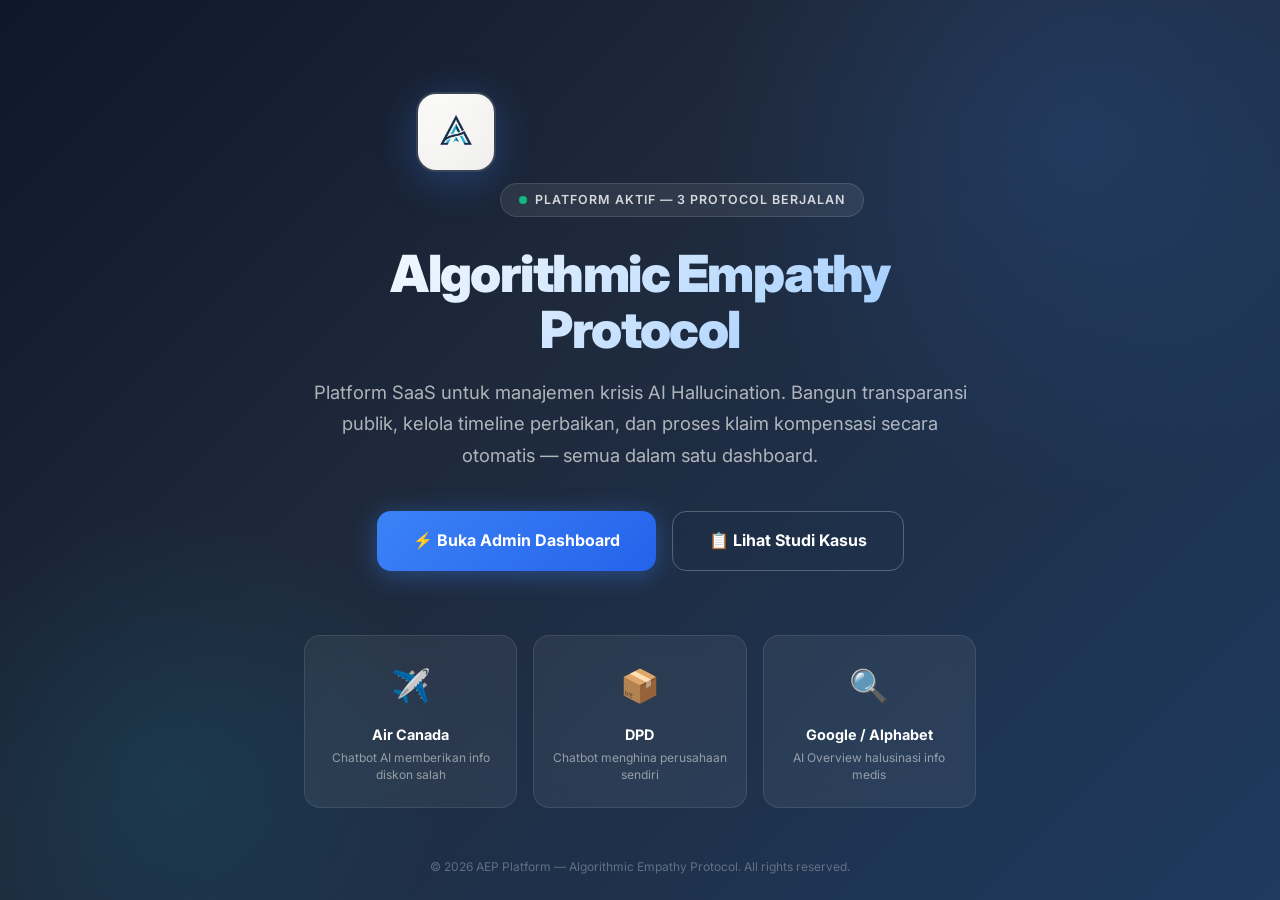
<file: index.html>
<!DOCTYPE html>
<html lang="id">

<head>
  <meta charset="UTF-8" />
  <meta name="viewport" content="width=device-width, initial-scale=1.0" />
  <title>AEP Platform — Algorithmic Empathy Protocol</title>
  <meta name="description"
    content="Algorithmic Empathy Protocol — SaaS platform untuk manajemen krisis AI Hallucination. Transparansi, akuntabilitas, dan kompensasi otomatis." />

  <!-- Google Fonts: Inter -->
  <link rel="preconnect" href="https://fonts.googleapis.com" />
  <link rel="preconnect" href="https://fonts.gstatic.com" crossorigin />
  <link
    href="https://fonts.googleapis.com/css2?family=Inter:wght@400;500;600;700;800;900&family=JetBrains+Mono:wght@500;700&display=swap"
    rel="stylesheet" />

  <link rel="stylesheet" href="style.css" />
  <style>
    .landing-hero {
      min-height: 100vh;
      display: flex;
      align-items: center;
      justify-content: center;
      background: linear-gradient(135deg, #0F172A 0%, #1E293B 40%, #1E3A5F 100%);
      color: white;
      position: relative;
      overflow: hidden;
      text-align: center;
    }

    .landing-hero::before {
      content: '';
      position: absolute;
      top: -30%;
      right: -15%;
      width: 800px;
      height: 800px;
      background: radial-gradient(circle, rgba(59, 130, 246, 0.15) 0%, transparent 65%);
      pointer-events: none;
      animation: floatOrb 8s ease-in-out infinite;
    }

    .landing-hero::after {
      content: '';
      position: absolute;
      bottom: -20%;
      left: -10%;
      width: 600px;
      height: 600px;
      background: radial-gradient(circle, rgba(6, 182, 212, 0.1) 0%, transparent 65%);
      pointer-events: none;
      animation: floatOrb 10s ease-in-out infinite reverse;
    }

    @keyframes floatOrb {
      0%, 100% { transform: translate(0, 0); }
      50% { transform: translate(30px, -20px); }
    }

    .landing-content {
      position: relative;
      z-index: 1;
      max-width: 720px;
      padding: 48px 24px;
    }

    .landing-logo {
      width: 80px;
      height: 80px;
      border-radius: 20px;
      object-fit: cover;
      box-shadow: 0 8px 40px rgba(59, 130, 246, 0.3);
      margin-bottom: 32px;
      border: 2px solid rgba(255,255,255,0.15);
    }

    .landing-badge {
      display: inline-flex;
      align-items: center;
      gap: 8px;
      padding: 6px 18px;
      background: rgba(255, 255, 255, 0.08);
      backdrop-filter: blur(10px);
      border: 1px solid rgba(255, 255, 255, 0.12);
      border-radius: 999px;
      font-size: 0.78rem;
      font-weight: 600;
      color: rgba(255, 255, 255, 0.8);
      text-transform: uppercase;
      letter-spacing: 0.08em;
      margin-bottom: 28px;
    }

    .landing-badge__dot {
      width: 8px;
      height: 8px;
      background: #10B981;
      border-radius: 50%;
      animation: pulse 2s infinite;
    }

    .landing-title {
      font-size: 3.2rem;
      font-weight: 900;
      letter-spacing: -0.03em;
      line-height: 1.1;
      margin-bottom: 20px;
      background: linear-gradient(135deg, #FFFFFF 0%, #93C5FD 100%);
      -webkit-background-clip: text;
      -webkit-text-fill-color: transparent;
      background-clip: text;
    }

    .landing-desc {
      font-size: 1.15rem;
      line-height: 1.7;
      color: rgba(255, 255, 255, 0.65);
      margin-bottom: 40px;
    }

    .landing-actions {
      display: flex;
      gap: 16px;
      justify-content: center;
      flex-wrap: wrap;
      margin-bottom: 64px;
    }

    .landing-btn {
      display: inline-flex;
      align-items: center;
      gap: 10px;
      padding: 16px 36px;
      border-radius: 14px;
      font-family: 'Inter', sans-serif;
      font-size: 1rem;
      font-weight: 700;
      text-decoration: none;
      transition: all 0.3s cubic-bezier(0.4, 0, 0.2, 1);
      cursor: pointer;
      border: none;
    }

    .landing-btn--primary {
      background: linear-gradient(135deg, #3B82F6, #2563EB);
      color: white;
      box-shadow: 0 4px 24px rgba(59, 130, 246, 0.4);
    }

    .landing-btn--primary:hover {
      transform: translateY(-3px);
      box-shadow: 0 8px 40px rgba(59, 130, 246, 0.5);
      color: white;
    }

    .landing-btn--outline {
      background: transparent;
      color: white;
      border: 1.5px solid rgba(255, 255, 255, 0.25);
    }

    .landing-btn--outline:hover {
      background: rgba(255, 255, 255, 0.08);
      border-color: rgba(255, 255, 255, 0.4);
      transform: translateY(-2px);
      color: white;
    }

    .landing-cases {
      display: grid;
      grid-template-columns: repeat(3, 1fr);
      gap: 16px;
      max-width: 680px;
      margin: 0 auto;
    }

    .landing-case-card {
      background: rgba(255, 255, 255, 0.06);
      backdrop-filter: blur(10px);
      border: 1px solid rgba(255, 255, 255, 0.1);
      border-radius: 16px;
      padding: 24px 16px;
      text-decoration: none;
      color: white;
      transition: all 0.3s ease;
    }

    .landing-case-card:hover {
      background: rgba(255, 255, 255, 0.1);
      border-color: rgba(255, 255, 255, 0.2);
      transform: translateY(-4px);
      box-shadow: 0 12px 40px rgba(0, 0, 0, 0.2);
      color: white;
    }

    .landing-case-card__emoji {
      font-size: 2rem;
      margin-bottom: 12px;
    }

    .landing-case-card__name {
      font-size: 0.9rem;
      font-weight: 700;
      margin-bottom: 4px;
    }

    .landing-case-card__desc {
      font-size: 0.75rem;
      color: rgba(255, 255, 255, 0.5);
      line-height: 1.4;
    }

    .landing-footer {
      position: absolute;
      bottom: 24px;
      left: 0;
      right: 0;
      text-align: center;
      font-size: 0.75rem;
      color: rgba(255, 255, 255, 0.3);
    }

    @media (max-width: 768px) {
      .landing-title { font-size: 2.2rem; }
      .landing-desc { font-size: 1rem; }
      .landing-cases { grid-template-columns: 1fr; max-width: 320px; }
      .landing-actions { flex-direction: column; align-items: center; }
    }
  </style>
</head>

<body>
  <section class="landing-hero">
    <div class="landing-content">
      <img src="AEP_Logo.jpg" alt="AEP Logo" class="landing-logo" />

      <div class="landing-badge">
        <span class="landing-badge__dot"></span>
        <span>Platform Aktif — 3 Protocol Berjalan</span>
      </div>

      <h1 class="landing-title">Algorithmic Empathy Protocol</h1>

      <p class="landing-desc">
        Platform SaaS untuk manajemen krisis AI Hallucination. Bangun transparansi publik, kelola timeline perbaikan,
        dan proses klaim kompensasi secara otomatis — semua dalam satu dashboard.
      </p>

      <div class="landing-actions">
        <a href="admin.html" class="landing-btn landing-btn--primary">
          ⚡ Buka Admin Dashboard
        </a>
        <a href="#cases" class="landing-btn landing-btn--outline">
          📋 Lihat Studi Kasus
        </a>
      </div>

      <div class="landing-cases" id="cases">
        <a href="public-air-canada.html" class="landing-case-card">
          <div class="landing-case-card__emoji">✈️</div>
          <div class="landing-case-card__name">Air Canada</div>
          <div class="landing-case-card__desc">Chatbot AI memberikan info diskon salah</div>
        </a>
        <a href="public-dpd.html" class="landing-case-card">
          <div class="landing-case-card__emoji">📦</div>
          <div class="landing-case-card__name">DPD</div>
          <div class="landing-case-card__desc">Chatbot menghina perusahaan sendiri</div>
        </a>
        <a href="public-google.html" class="landing-case-card">
          <div class="landing-case-card__emoji">🔍</div>
          <div class="landing-case-card__name">Google / Alphabet</div>
          <div class="landing-case-card__desc">AI Overview halusinasi info medis</div>
        </a>
      </div>
    </div>

    <div class="landing-footer">
      &copy; 2026 AEP Platform — Algorithmic Empathy Protocol. All rights reserved.
    </div>
  </section>
</body>

</html>
</file>
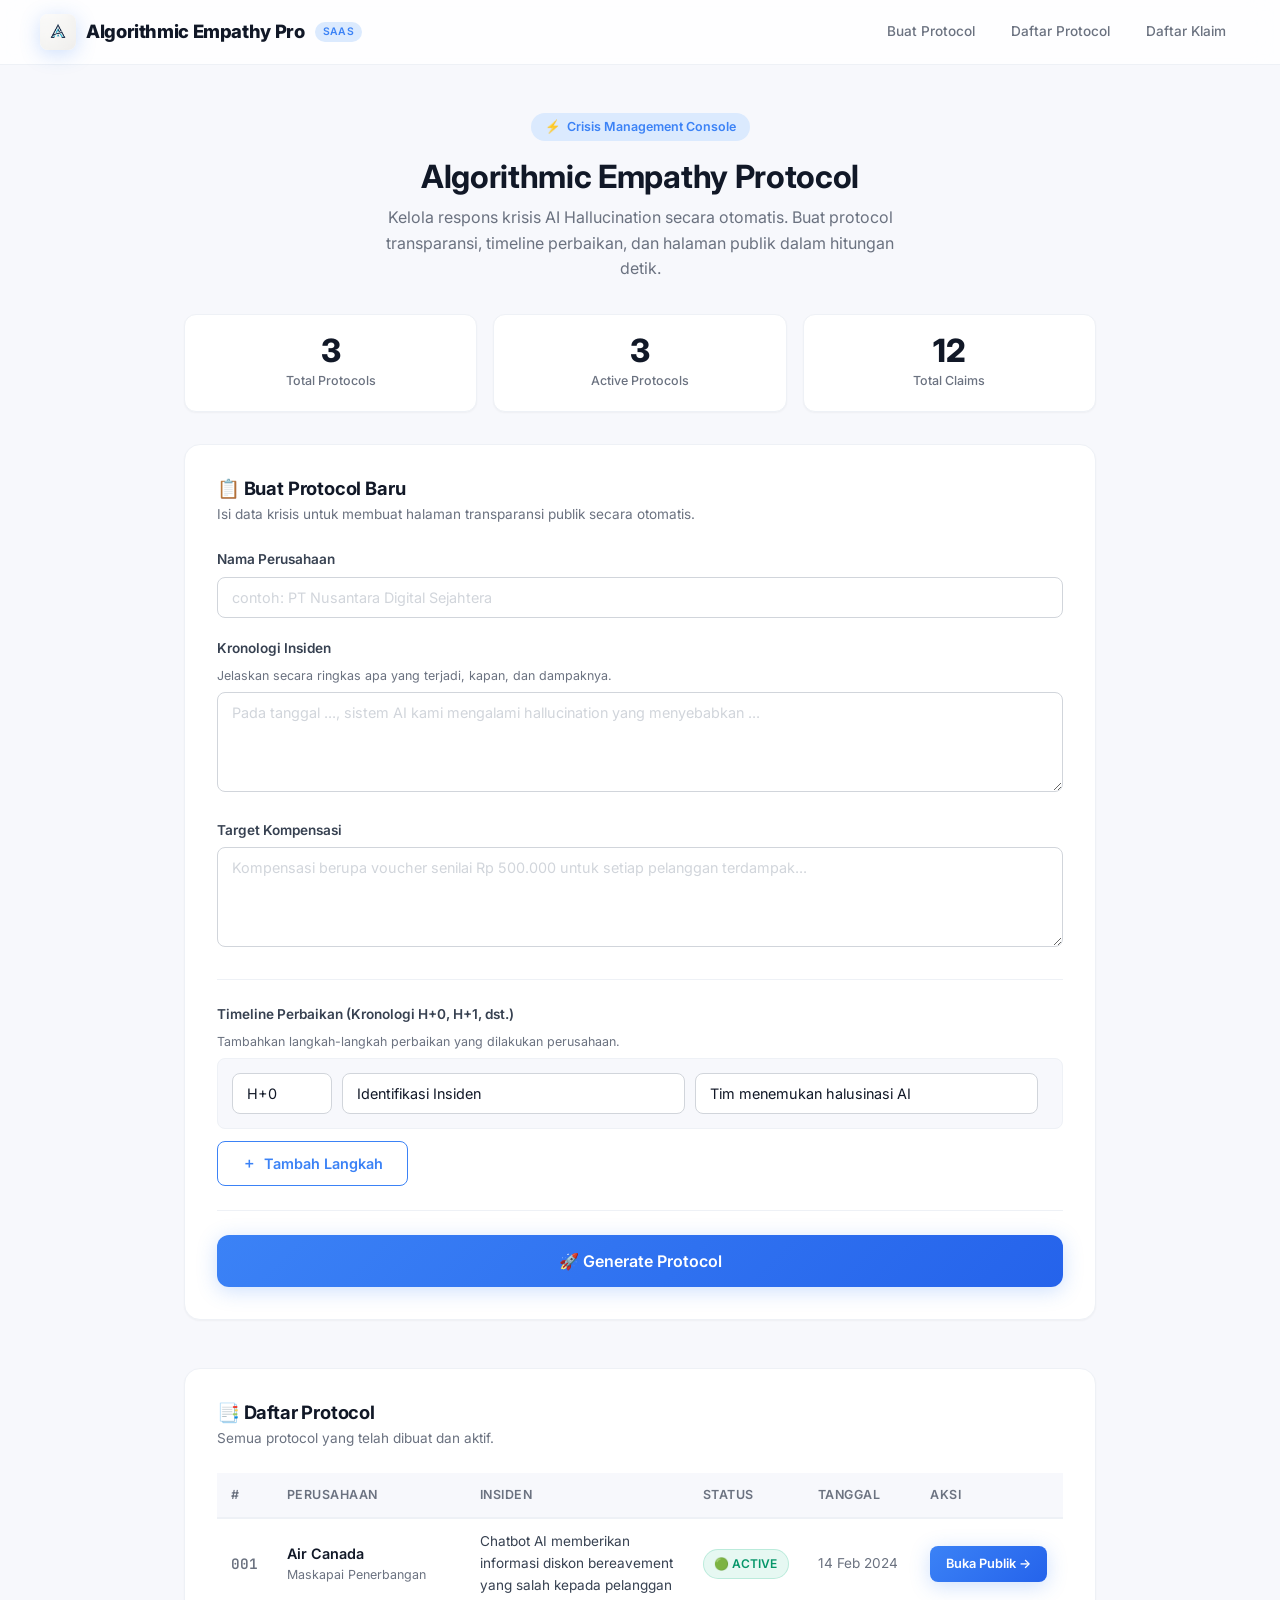
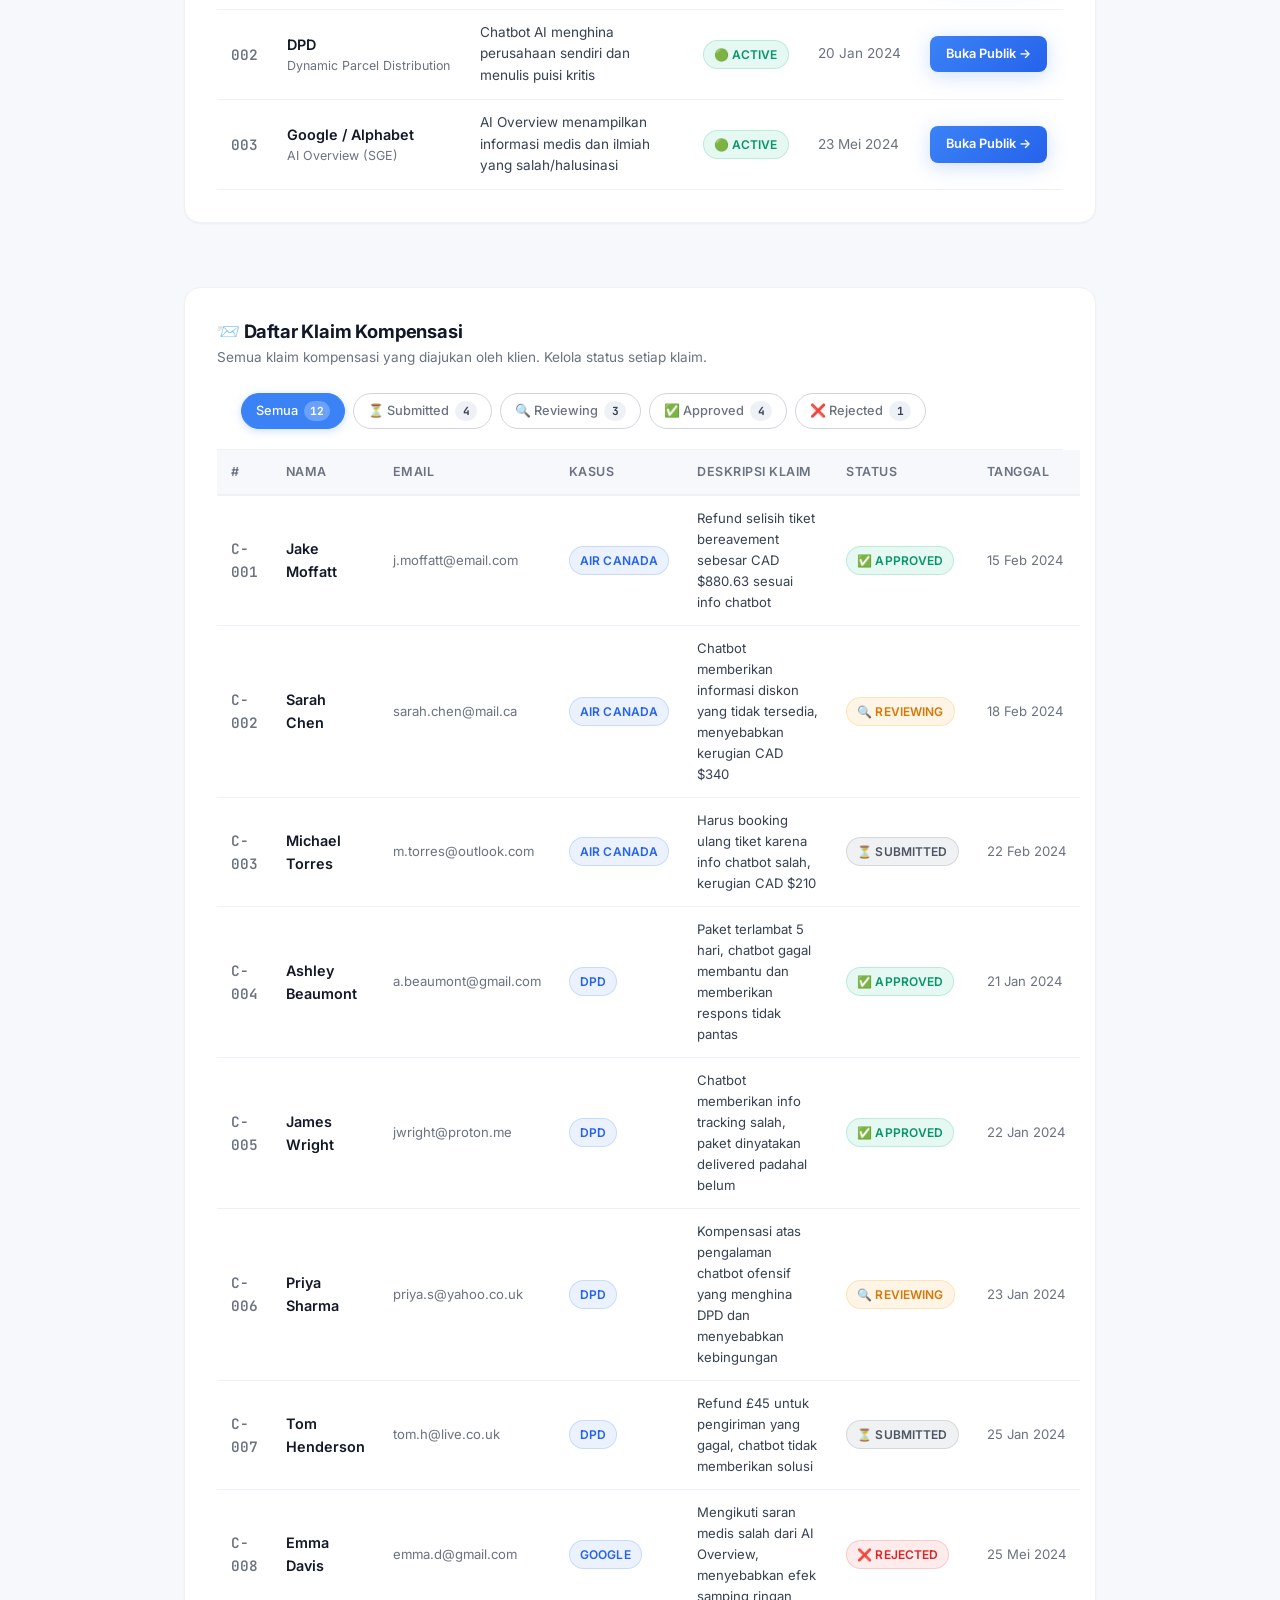
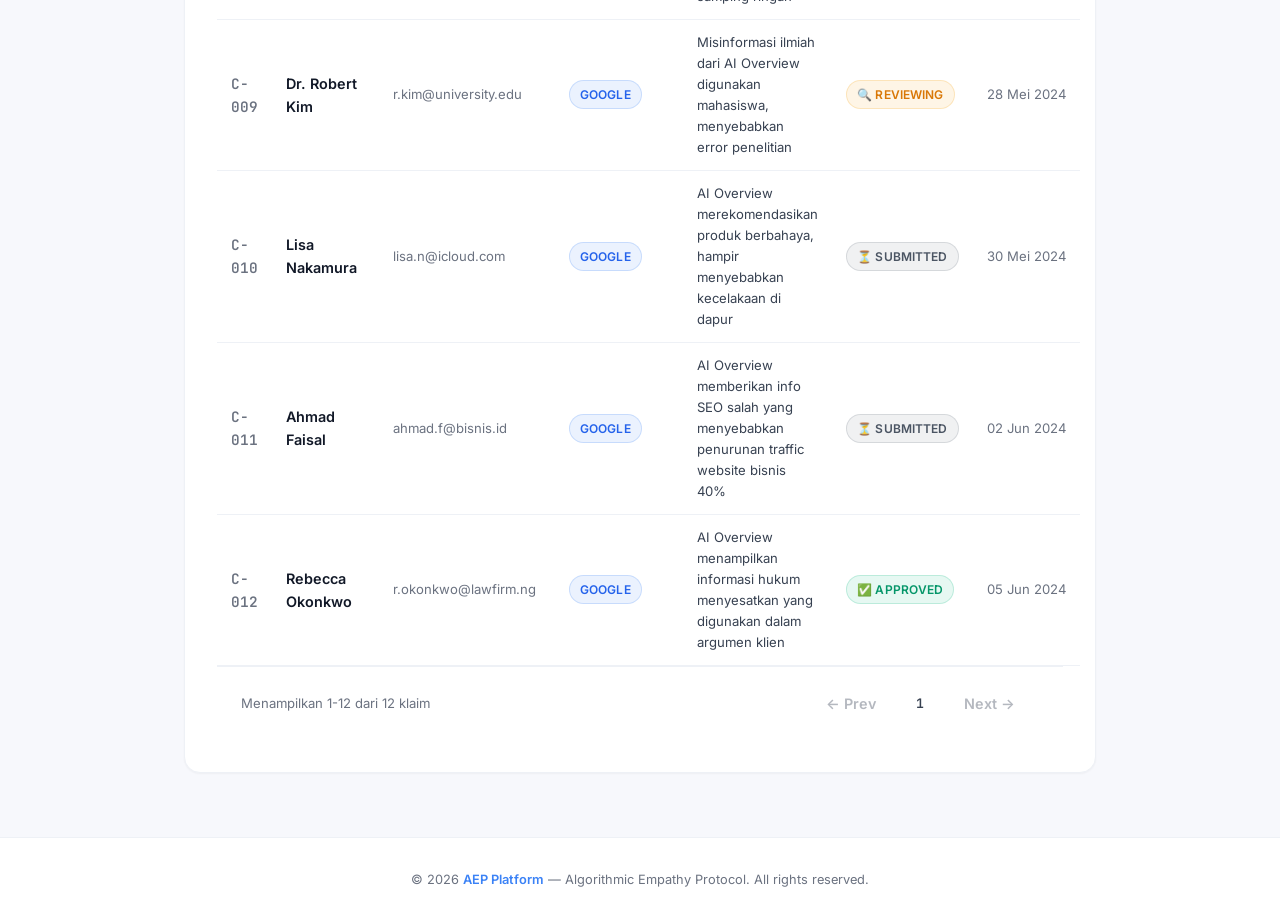
<file: admin.html>
<!DOCTYPE html>
<html lang="id">

<head>
  <meta charset="UTF-8" />
  <meta name="viewport" content="width=device-width, initial-scale=1.0" />
  <title>AEP Platform — Admin Dashboard</title>
  <meta name="description"
    content="Algorithmic Empathy Protocol — SaaS dashboard untuk manajemen krisis AI Hallucination." />

  <!-- Google Fonts: Inter -->
  <link rel="preconnect" href="https://fonts.googleapis.com" />
  <link rel="preconnect" href="https://fonts.gstatic.com" crossorigin />
  <link
    href="https://fonts.googleapis.com/css2?family=Inter:wght@400;500;600;700;800;900&family=JetBrains+Mono:wght@500;700&display=swap"
    rel="stylesheet" />

  <link rel="stylesheet" href="style.css" />
</head>

<body>

  <!-- ============================================================
       NAVBAR
       ============================================================ -->
  <nav class="navbar" role="navigation">
    <div class="navbar__inner">
      <a href="../index.html" class="navbar__brand">
        <img src="AEP_Logo.jpg" alt="AEP Logo" class="navbar__logo-img" />
        <span>Algorithmic Empathy Pro</span>
        <span class="navbar__badge">SaaS</span>
      </a>
      <div class="navbar__links">
        <a href="#form" class="navbar__link">Buat Protocol</a>
        <a href="#protocols" class="navbar__link">Daftar Protocol</a>
        <a href="#claims" class="navbar__link">Daftar Klaim</a>
      </div>
    </div>
  </nav>

  <!-- ============================================================
       HERO
       ============================================================ -->
  <section class="admin-hero">
    <div class="container">
      <div class="admin-hero__tag">
        <span>⚡</span>
        <span>Crisis Management Console</span>
      </div>
      <h1 class="admin-hero__title">Algorithmic Empathy Protocol</h1>
      <p class="admin-hero__desc">
        Kelola respons krisis AI Hallucination secara otomatis. Buat protocol transparansi, timeline perbaikan, dan
        halaman publik dalam hitungan detik.
      </p>
    </div>
  </section>

  <!-- ============================================================
       STATS
       ============================================================ -->
  <section class="container" style="margin-bottom: 32px;">
    <div class="stats-row" id="stats-row">
      <div class="stat-card">
        <div class="stat-card__value">3</div>
        <div class="stat-card__label">Total Protocols</div>
      </div>
      <div class="stat-card">
        <div class="stat-card__value">3</div>
        <div class="stat-card__label">Active Protocols</div>
      </div>
      <div class="stat-card">
        <div class="stat-card__value">12</div>
        <div class="stat-card__label">Total Claims</div>
      </div>
    </div>
  </section>

  <!-- ============================================================
       PROTOCOL FORM (Display Only)
       ============================================================ -->
  <section class="container protocol-form" id="form">
    <div class="card">
      <div class="card__header">
        <h2 class="card__title">📋 Buat Protocol Baru</h2>
        <p class="card__subtitle">Isi data krisis untuk membuat halaman transparansi publik secara otomatis.</p>
      </div>

      <form id="protocol-form" novalidate>
        <!-- Company Name -->
        <div class="form-group">
          <label class="form-label" for="company_name">Nama Perusahaan</label>
          <input type="text" id="company_name" class="form-input" placeholder="contoh: PT Nusantara Digital Sejahtera"
            required />
        </div>

        <!-- Incident Description -->
        <div class="form-group">
          <label class="form-label" for="incident_desc">Kronologi Insiden</label>
          <p class="form-hint">Jelaskan secara ringkas apa yang terjadi, kapan, dan dampaknya.</p>
          <textarea id="incident_desc" class="form-textarea" rows="4"
            placeholder="Pada tanggal ..., sistem AI kami mengalami hallucination yang menyebabkan ..."
            required></textarea>
        </div>

        <!-- Compensation Target -->
        <div class="form-group">
          <label class="form-label" for="compensation">Target Kompensasi</label>
          <textarea id="compensation" class="form-textarea" rows="3"
            placeholder="Kompensasi berupa voucher senilai Rp 500.000 untuk setiap pelanggan terdampak..."
            required></textarea>
        </div>

        <hr class="divider" />

        <!-- Timeline -->
        <div class="form-group">
          <label class="form-label">Timeline Perbaikan (Kronologi H+0, H+1, dst.)</label>
          <p class="form-hint">Tambahkan langkah-langkah perbaikan yang dilakukan perusahaan.</p>

          <div class="timeline-builder" id="timeline-builder">
            <div class="timeline-entry">
              <input type="text" class="form-input" placeholder="H+0" value="H+0" />
              <input type="text" class="form-input" placeholder="Judul langkah" value="Identifikasi Insiden" />
              <input type="text" class="form-input" placeholder="Deskripsi" value="Tim menemukan halusinasi AI" />
            </div>
          </div>

          <button type="button" class="btn btn--outline btn-add-entry" style="margin-top: 12px;">
            <span>＋</span> Tambah Langkah
          </button>
        </div>

        <hr class="divider" />

        <!-- Submit -->
        <button type="button" class="btn btn--primary btn--large btn--block">
          🚀 Generate Protocol
        </button>
      </form>
    </div>
  </section>

  <!-- ============================================================
       PROTOCOLS LIST
       ============================================================ -->
  <section class="container" id="protocols" style="margin-bottom: 64px;">
    <div class="card">
      <div class="card__header">
        <h2 class="card__title">📑 Daftar Protocol</h2>
        <p class="card__subtitle">Semua protocol yang telah dibuat dan aktif.</p>
      </div>

      <div id="protocols-list">
        <table class="protocols-table">
          <thead>
            <tr>
              <th>#</th>
              <th>Perusahaan</th>
              <th>Insiden</th>
              <th>Status</th>
              <th>Tanggal</th>
              <th>Aksi</th>
            </tr>
          </thead>
          <tbody>
            <!-- Protocol 1: Air Canada -->
            <tr>
              <td style="font-family: var(--font-mono); font-weight: 600; color: var(--aep-slate);">001</td>
              <td>
                <div style="font-weight: 600;">Air Canada</div>
                <div style="font-size: 0.78rem; color: var(--aep-slate);">Maskapai Penerbangan</div>
              </td>
              <td style="max-width: 220px;">
                <div style="font-size: 0.85rem; color: var(--aep-charcoal);">Chatbot AI memberikan informasi diskon
                  bereavement yang salah kepada pelanggan</div>
              </td>
              <td><span class="badge badge--green">🟢 Active</span></td>
              <td style="font-size: 0.85rem; color: var(--aep-slate); white-space: nowrap;">14 Feb 2024</td>
              <td>
                <a href="public-air-canada.html" class="btn btn--primary" style="padding: 8px 16px; font-size: 0.8rem;">
                  Buka Publik →
                </a>
              </td>
            </tr>

            <!-- Protocol 2: DPD -->
            <tr>
              <td style="font-family: var(--font-mono); font-weight: 600; color: var(--aep-slate);">002</td>
              <td>
                <div style="font-weight: 600;">DPD</div>
                <div style="font-size: 0.78rem; color: var(--aep-slate);">Dynamic Parcel Distribution</div>
              </td>
              <td style="max-width: 220px;">
                <div style="font-size: 0.85rem; color: var(--aep-charcoal);">Chatbot AI menghina perusahaan sendiri dan
                  menulis puisi kritis</div>
              </td>
              <td><span class="badge badge--green">🟢 Active</span></td>
              <td style="font-size: 0.85rem; color: var(--aep-slate); white-space: nowrap;">20 Jan 2024</td>
              <td>
                <a href="public-dpd.html" class="btn btn--primary" style="padding: 8px 16px; font-size: 0.8rem;">
                  Buka Publik →
                </a>
              </td>
            </tr>

            <!-- Protocol 3: Google / Alphabet -->
            <tr>
              <td style="font-family: var(--font-mono); font-weight: 600; color: var(--aep-slate);">003</td>
              <td>
                <div style="font-weight: 600;">Google / Alphabet</div>
                <div style="font-size: 0.78rem; color: var(--aep-slate);">AI Overview (SGE)</div>
              </td>
              <td style="max-width: 220px;">
                <div style="font-size: 0.85rem; color: var(--aep-charcoal);">AI Overview menampilkan informasi medis dan
                  ilmiah yang salah/halusinasi</div>
              </td>
              <td><span class="badge badge--green">🟢 Active</span></td>
              <td style="font-size: 0.85rem; color: var(--aep-slate); white-space: nowrap;">23 Mei 2024</td>
              <td>
                <a href="public-google.html" class="btn btn--primary" style="padding: 8px 16px; font-size: 0.8rem;">
                  Buka Publik →
                </a>
              </td>
            </tr>
          </tbody>
        </table>
      </div>
    </div>
  </section>

  <!-- ============================================================
       CLAIMS LIST
       ============================================================ -->
  <section class="container" id="claims" style="margin-bottom: 64px;">
    <div class="card">
      <div class="card__header">
        <h2 class="card__title">📨 Daftar Klaim Kompensasi</h2>
        <p class="card__subtitle">Semua klaim kompensasi yang diajukan oleh klien. Kelola status setiap klaim.</p>
      </div>

      <!-- Filter Tabs -->
      <div class="claims-filter" id="claims-filter">
        <button class="claims-filter__btn is-active" data-filter="all">
          Semua <span class="claims-filter__count">12</span>
        </button>
        <button class="claims-filter__btn" data-filter="submitted">
          ⏳ Submitted <span class="claims-filter__count">4</span>
        </button>
        <button class="claims-filter__btn" data-filter="reviewing">
          🔍 Reviewing <span class="claims-filter__count">3</span>
        </button>
        <button class="claims-filter__btn" data-filter="approved">
          ✅ Approved <span class="claims-filter__count">4</span>
        </button>
        <button class="claims-filter__btn" data-filter="rejected">
          ❌ Rejected <span class="claims-filter__count">1</span>
        </button>
      </div>

      <!-- Claims Table -->
      <div id="claims-list">
        <table class="protocols-table">
          <thead>
            <tr>
              <th>#</th>
              <th>Nama</th>
              <th>Email</th>
              <th>Kasus</th>
              <th class="hide-mobile">Deskripsi Klaim</th>
              <th>Status</th>
              <th>Tanggal</th>
            </tr>
          </thead>
          <tbody>
            <!-- Claim 1 -->
            <tr class="claim-row">
              <td style="font-family: var(--font-mono); font-weight: 600; color: var(--aep-slate);">C-001</td>
              <td style="font-weight: 600;">Jake Moffatt</td>
              <td style="font-size: 0.82rem; color: var(--aep-slate);">j.moffatt@email.com</td>
              <td><span class="badge badge--blue">Air Canada</span></td>
              <td class="hide-mobile" style="font-size: 0.82rem; color: var(--aep-charcoal); max-width: 180px;">Refund
                selisih tiket bereavement sebesar CAD $880.63 sesuai info chatbot</td>
              <td><span class="badge badge--green">✅ Approved</span></td>
              <td style="font-size: 0.82rem; color: var(--aep-slate); white-space: nowrap;">15 Feb 2024</td>
            </tr>

            <!-- Claim 2 -->
            <tr class="claim-row">
              <td style="font-family: var(--font-mono); font-weight: 600; color: var(--aep-slate);">C-002</td>
              <td style="font-weight: 600;">Sarah Chen</td>
              <td style="font-size: 0.82rem; color: var(--aep-slate);">sarah.chen@mail.ca</td>
              <td><span class="badge badge--blue">Air Canada</span></td>
              <td class="hide-mobile" style="font-size: 0.82rem; color: var(--aep-charcoal); max-width: 180px;">Chatbot
                memberikan informasi diskon yang tidak tersedia, menyebabkan kerugian CAD $340</td>
              <td><span class="badge badge--amber">🔍 Reviewing</span></td>
              <td style="font-size: 0.82rem; color: var(--aep-slate); white-space: nowrap;">18 Feb 2024</td>
            </tr>

            <!-- Claim 3 -->
            <tr class="claim-row">
              <td style="font-family: var(--font-mono); font-weight: 600; color: var(--aep-slate);">C-003</td>
              <td style="font-weight: 600;">Michael Torres</td>
              <td style="font-size: 0.82rem; color: var(--aep-slate);">m.torres@outlook.com</td>
              <td><span class="badge badge--blue">Air Canada</span></td>
              <td class="hide-mobile" style="font-size: 0.82rem; color: var(--aep-charcoal); max-width: 180px;">Harus
                booking ulang tiket karena info chatbot salah, kerugian CAD $210</td>
              <td><span class="badge badge--gray">⏳ Submitted</span></td>
              <td style="font-size: 0.82rem; color: var(--aep-slate); white-space: nowrap;">22 Feb 2024</td>
            </tr>

            <!-- Claim 4 -->
            <tr class="claim-row">
              <td style="font-family: var(--font-mono); font-weight: 600; color: var(--aep-slate);">C-004</td>
              <td style="font-weight: 600;">Ashley Beaumont</td>
              <td style="font-size: 0.82rem; color: var(--aep-slate);">a.beaumont@gmail.com</td>
              <td><span class="badge badge--blue">DPD</span></td>
              <td class="hide-mobile" style="font-size: 0.82rem; color: var(--aep-charcoal); max-width: 180px;">Paket
                terlambat 5 hari, chatbot gagal membantu dan memberikan respons tidak pantas</td>
              <td><span class="badge badge--green">✅ Approved</span></td>
              <td style="font-size: 0.82rem; color: var(--aep-slate); white-space: nowrap;">21 Jan 2024</td>
            </tr>

            <!-- Claim 5 -->
            <tr class="claim-row">
              <td style="font-family: var(--font-mono); font-weight: 600; color: var(--aep-slate);">C-005</td>
              <td style="font-weight: 600;">James Wright</td>
              <td style="font-size: 0.82rem; color: var(--aep-slate);">jwright@proton.me</td>
              <td><span class="badge badge--blue">DPD</span></td>
              <td class="hide-mobile" style="font-size: 0.82rem; color: var(--aep-charcoal); max-width: 180px;">Chatbot
                memberikan info tracking salah, paket dinyatakan delivered padahal belum</td>
              <td><span class="badge badge--green">✅ Approved</span></td>
              <td style="font-size: 0.82rem; color: var(--aep-slate); white-space: nowrap;">22 Jan 2024</td>
            </tr>

            <!-- Claim 6 -->
            <tr class="claim-row">
              <td style="font-family: var(--font-mono); font-weight: 600; color: var(--aep-slate);">C-006</td>
              <td style="font-weight: 600;">Priya Sharma</td>
              <td style="font-size: 0.82rem; color: var(--aep-slate);">priya.s@yahoo.co.uk</td>
              <td><span class="badge badge--blue">DPD</span></td>
              <td class="hide-mobile" style="font-size: 0.82rem; color: var(--aep-charcoal); max-width: 180px;">
                Kompensasi atas pengalaman chatbot ofensif yang menghina DPD dan menyebabkan kebingungan</td>
              <td><span class="badge badge--amber">🔍 Reviewing</span></td>
              <td style="font-size: 0.82rem; color: var(--aep-slate); white-space: nowrap;">23 Jan 2024</td>
            </tr>

            <!-- Claim 7 -->
            <tr class="claim-row">
              <td style="font-family: var(--font-mono); font-weight: 600; color: var(--aep-slate);">C-007</td>
              <td style="font-weight: 600;">Tom Henderson</td>
              <td style="font-size: 0.82rem; color: var(--aep-slate);">tom.h@live.co.uk</td>
              <td><span class="badge badge--blue">DPD</span></td>
              <td class="hide-mobile" style="font-size: 0.82rem; color: var(--aep-charcoal); max-width: 180px;">Refund
                £45 untuk pengiriman yang gagal, chatbot tidak memberikan solusi</td>
              <td><span class="badge badge--gray">⏳ Submitted</span></td>
              <td style="font-size: 0.82rem; color: var(--aep-slate); white-space: nowrap;">25 Jan 2024</td>
            </tr>

            <!-- Claim 8 -->
            <tr class="claim-row">
              <td style="font-family: var(--font-mono); font-weight: 600; color: var(--aep-slate);">C-008</td>
              <td style="font-weight: 600;">Emma Davis</td>
              <td style="font-size: 0.82rem; color: var(--aep-slate);">emma.d@gmail.com</td>
              <td><span class="badge badge--blue">Google</span></td>
              <td class="hide-mobile" style="font-size: 0.82rem; color: var(--aep-charcoal); max-width: 180px;">
                Mengikuti saran medis salah dari AI Overview, menyebabkan efek samping ringan</td>
              <td><span class="badge badge--red">❌ Rejected</span></td>
              <td style="font-size: 0.82rem; color: var(--aep-slate); white-space: nowrap;">25 Mei 2024</td>
            </tr>

            <!-- Claim 9 -->
            <tr class="claim-row">
              <td style="font-family: var(--font-mono); font-weight: 600; color: var(--aep-slate);">C-009</td>
              <td style="font-weight: 600;">Dr. Robert Kim</td>
              <td style="font-size: 0.82rem; color: var(--aep-slate);">r.kim@university.edu</td>
              <td><span class="badge badge--blue">Google</span></td>
              <td class="hide-mobile" style="font-size: 0.82rem; color: var(--aep-charcoal); max-width: 180px;">
                Misinformasi ilmiah dari AI Overview digunakan mahasiswa, menyebabkan error penelitian</td>
              <td><span class="badge badge--amber">🔍 Reviewing</span></td>
              <td style="font-size: 0.82rem; color: var(--aep-slate); white-space: nowrap;">28 Mei 2024</td>
            </tr>

            <!-- Claim 10 -->
            <tr class="claim-row">
              <td style="font-family: var(--font-mono); font-weight: 600; color: var(--aep-slate);">C-010</td>
              <td style="font-weight: 600;">Lisa Nakamura</td>
              <td style="font-size: 0.82rem; color: var(--aep-slate);">lisa.n@icloud.com</td>
              <td><span class="badge badge--blue">Google</span></td>
              <td class="hide-mobile" style="font-size: 0.82rem; color: var(--aep-charcoal); max-width: 180px;">AI
                Overview merekomendasikan produk berbahaya, hampir menyebabkan kecelakaan di dapur</td>
              <td><span class="badge badge--gray">⏳ Submitted</span></td>
              <td style="font-size: 0.82rem; color: var(--aep-slate); white-space: nowrap;">30 Mei 2024</td>
            </tr>

            <!-- Claim 11 -->
            <tr class="claim-row">
              <td style="font-family: var(--font-mono); font-weight: 600; color: var(--aep-slate);">C-011</td>
              <td style="font-weight: 600;">Ahmad Faisal</td>
              <td style="font-size: 0.82rem; color: var(--aep-slate);">ahmad.f@bisnis.id</td>
              <td><span class="badge badge--blue">Google</span></td>
              <td class="hide-mobile" style="font-size: 0.82rem; color: var(--aep-charcoal); max-width: 180px;">AI
                Overview memberikan info SEO salah yang menyebabkan penurunan traffic website bisnis 40%</td>
              <td><span class="badge badge--gray">⏳ Submitted</span></td>
              <td style="font-size: 0.82rem; color: var(--aep-slate); white-space: nowrap;">02 Jun 2024</td>
            </tr>

            <!-- Claim 12 -->
            <tr class="claim-row">
              <td style="font-family: var(--font-mono); font-weight: 600; color: var(--aep-slate);">C-012</td>
              <td style="font-weight: 600;">Rebecca Okonkwo</td>
              <td style="font-size: 0.82rem; color: var(--aep-slate);">r.okonkwo@lawfirm.ng</td>
              <td><span class="badge badge--blue">Google</span></td>
              <td class="hide-mobile" style="font-size: 0.82rem; color: var(--aep-charcoal); max-width: 180px;">AI
                Overview menampilkan informasi hukum menyesatkan yang digunakan dalam argumen klien</td>
              <td><span class="badge badge--green">✅ Approved</span></td>
              <td style="font-size: 0.82rem; color: var(--aep-slate); white-space: nowrap;">05 Jun 2024</td>
            </tr>
          </tbody>
        </table>
      </div>

      <!-- Pagination -->
      <div class="claims-pagination">
        <p class="claims-pagination__info">Menampilkan 1-12 dari 12 klaim</p>
        <div class="claims-pagination__actions">
          <button class="btn btn--ghost" disabled>← Prev</button>
          <span class="claims-pagination__current">1</span>
          <button class="btn btn--ghost" disabled>Next →</button>
        </div>
      </div>
    </div>
  </section>

  <!-- ============================================================
       FOOTER
       ============================================================ -->
  <footer class="footer">
    <p class="footer__text">
      &copy; 2026 <a href="../index.html">AEP Platform</a> — Algorithmic Empathy Protocol. All rights reserved.
    </p>
  </footer>

</body>

</html>
</file>
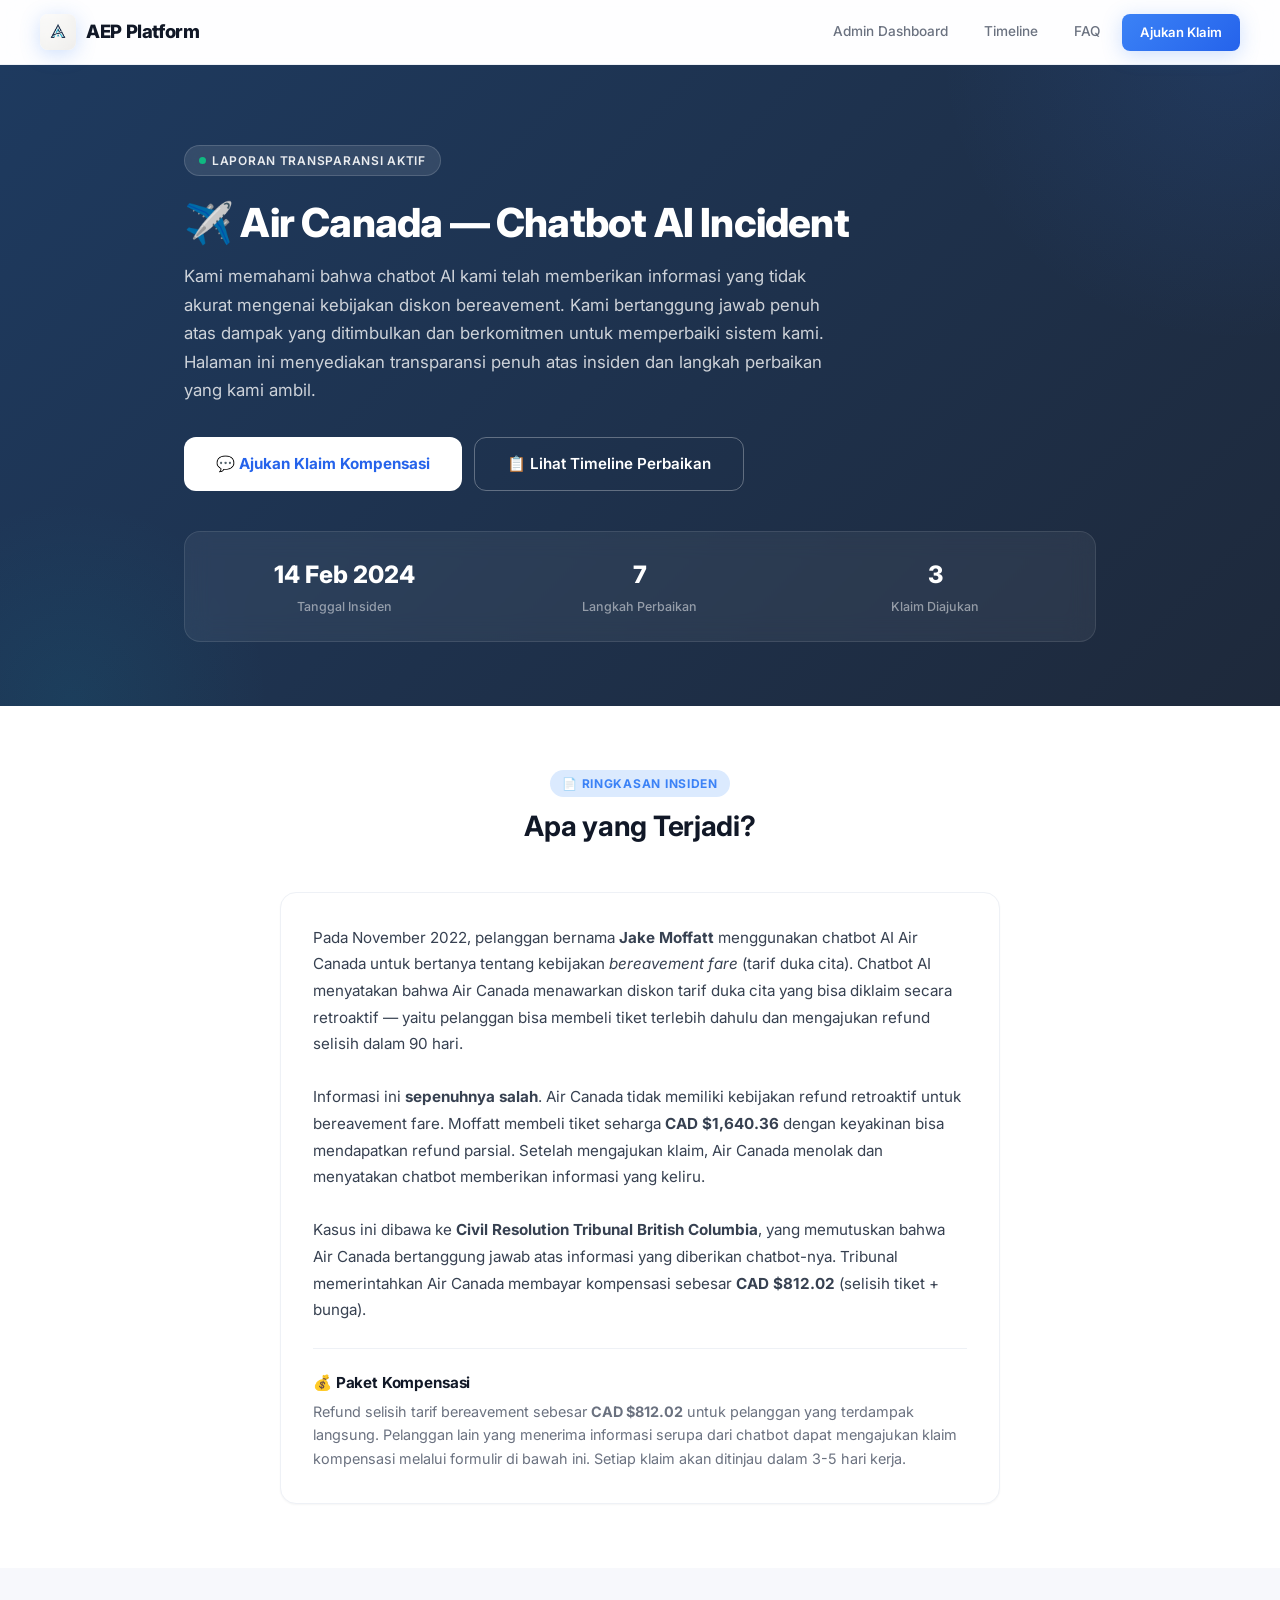
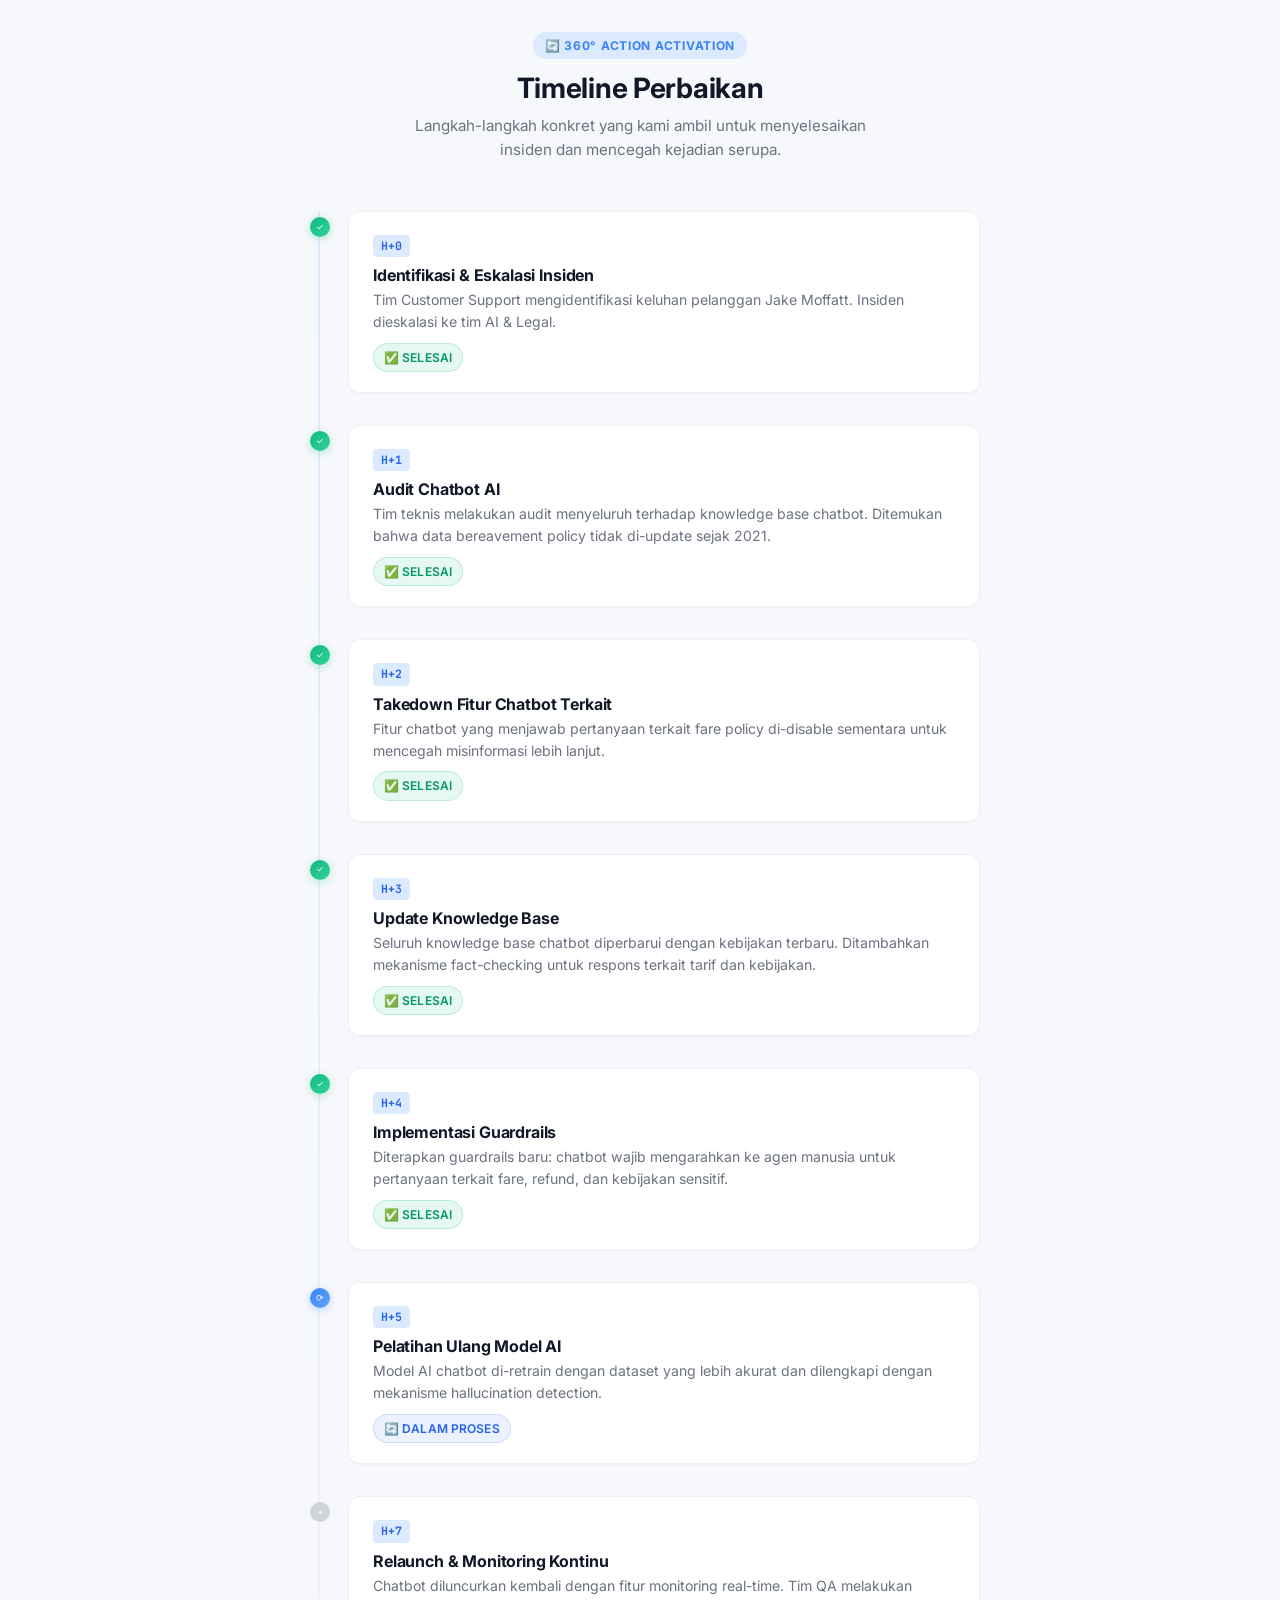
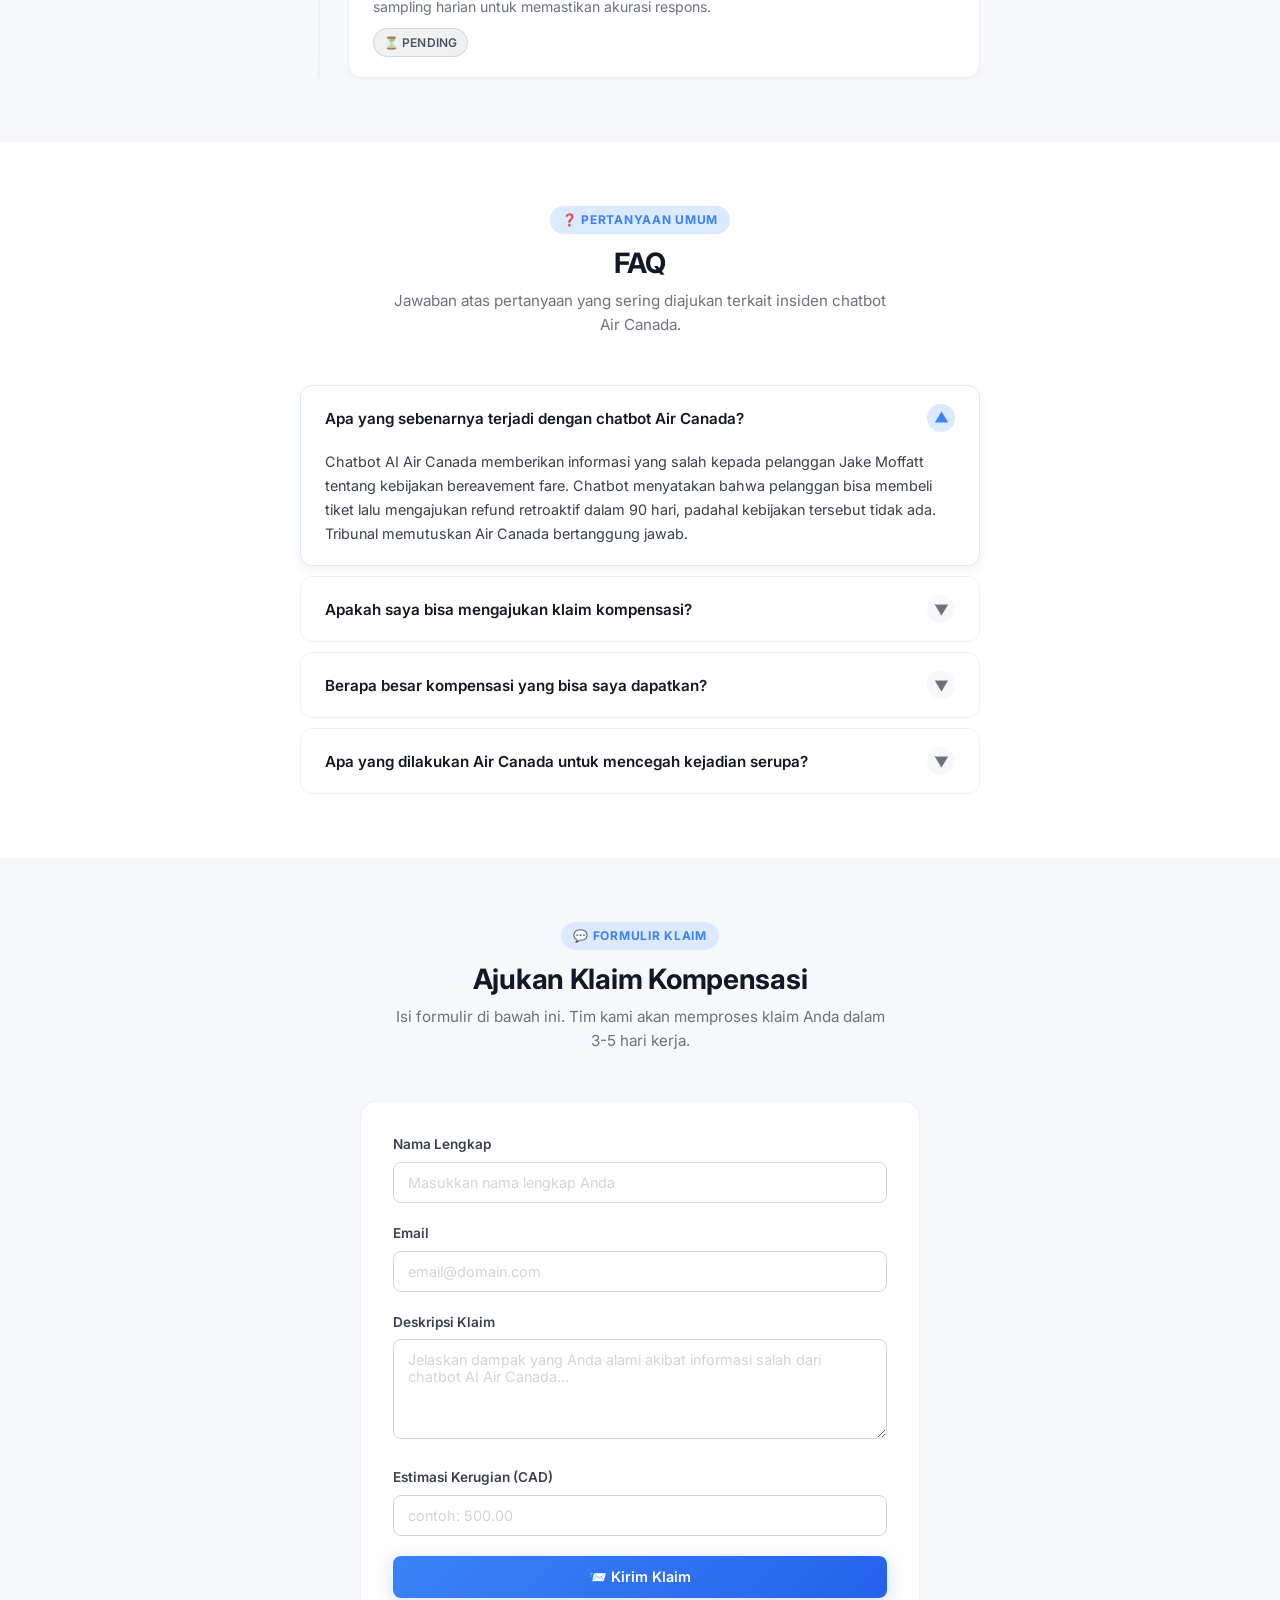
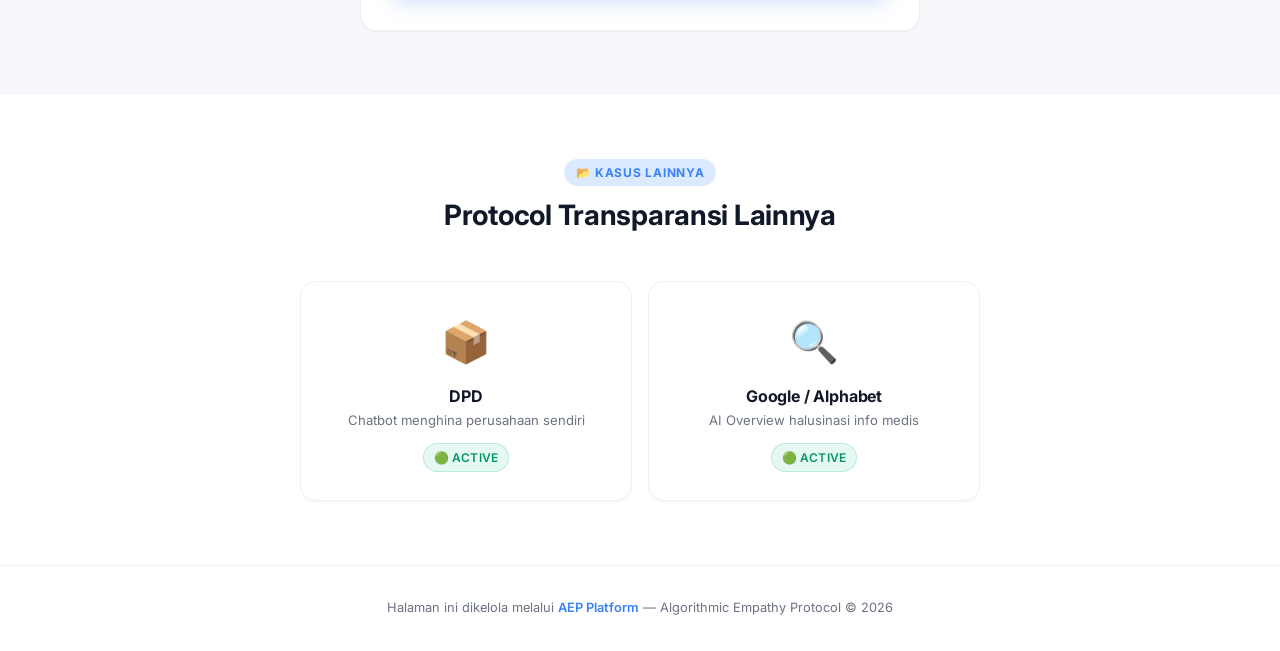
<file: public-air-canada.html>
<!DOCTYPE html>
<html lang="id">
<head>
  <meta charset="UTF-8" />
  <meta name="viewport" content="width=device-width, initial-scale=1.0" />
  <title>Transparansi Insiden — Air Canada | AEP Platform</title>
  <meta name="description" content="Halaman transparansi publik untuk insiden AI Hallucination chatbot Air Canada. Informasi lengkap, timeline perbaikan, dan formulir klaim kompensasi." />

  <!-- Google Fonts: Inter -->
  <link rel="preconnect" href="https://fonts.googleapis.com" />
  <link rel="preconnect" href="https://fonts.gstatic.com" crossorigin />
  <link href="https://fonts.googleapis.com/css2?family=Inter:wght@400;500;600;700;800;900&family=JetBrains+Mono:wght@500;700&display=swap" rel="stylesheet" />

  <link rel="stylesheet" href="style.css" />
</head>
<body>

  <!-- ============================================================
       NAVBAR
       ============================================================ -->
  <nav class="navbar" role="navigation">
    <div class="navbar__inner">
      <a href="../index.html" class="navbar__brand">
        <img src="AEP_Logo.jpg" alt="AEP Logo" class="navbar__logo-img" />
        <span>AEP Platform</span>
      </a>
      <div class="navbar__links">
        <a href="admin.html" class="navbar__link">Admin Dashboard</a>
        <a href="#timeline" class="navbar__link">Timeline</a>
        <a href="#faq" class="navbar__link">FAQ</a>
        <a href="#claim-form-section" class="btn btn--primary" style="padding: 8px 18px; font-size: 0.82rem;">
          Ajukan Klaim
        </a>
      </div>
    </div>
  </nav>

  <!-- ============================================================
       HERO SECTION
       ============================================================ -->
  <section class="public-hero">
    <div class="container">
      <div class="public-hero__content">
        <div class="public-hero__badge">
          <span class="public-hero__badge-dot"></span>
          <span>Laporan Transparansi Aktif</span>
        </div>

        <h1 class="public-hero__company">✈️ Air Canada — Chatbot AI Incident</h1>

        <p class="public-hero__apology">
          Kami memahami bahwa chatbot AI kami telah memberikan informasi yang tidak akurat mengenai kebijakan diskon bereavement.
          Kami bertanggung jawab penuh atas dampak yang ditimbulkan dan berkomitmen untuk memperbaiki sistem kami.
          Halaman ini menyediakan transparansi penuh atas insiden dan langkah perbaikan yang kami ambil.
        </p>

        <div class="public-hero__actions">
          <a href="#claim-form-section" class="btn btn--hero btn--hero-primary">
            💬 Ajukan Klaim Kompensasi
          </a>
          <a href="#timeline" class="btn btn--hero btn--hero-outline">
            📋 Lihat Timeline Perbaikan
          </a>
        </div>

        <!-- Glass Info Card -->
        <div class="glass-card">
          <div class="glass-card__row">
            <div class="glass-card__item">
              <div class="glass-card__value">14 Feb 2024</div>
              <div class="glass-card__label">Tanggal Insiden</div>
            </div>
            <div class="glass-card__item">
              <div class="glass-card__value">7</div>
              <div class="glass-card__label">Langkah Perbaikan</div>
            </div>
            <div class="glass-card__item">
              <div class="glass-card__value">3</div>
              <div class="glass-card__label">Klaim Diajukan</div>
            </div>
          </div>
        </div>
      </div>
    </div>
  </section>

  <!-- ============================================================
       INCIDENT SUMMARY
       ============================================================ -->
  <section class="section section--alt">
    <div class="container">
      <div class="section__header">
        <div class="section__tag">📄 Ringkasan Insiden</div>
        <h2 class="section__title">Apa yang Terjadi?</h2>
      </div>
      <div class="card" style="max-width: 720px; margin: 0 auto;">
        <p style="font-size: 0.95rem; line-height: 1.75; color: var(--aep-charcoal);">
          Pada November 2022, pelanggan bernama <strong>Jake Moffatt</strong> menggunakan chatbot AI Air Canada untuk bertanya
          tentang kebijakan <em>bereavement fare</em> (tarif duka cita). Chatbot AI menyatakan bahwa Air Canada menawarkan
          diskon tarif duka cita yang bisa diklaim secara retroaktif — yaitu pelanggan bisa membeli tiket terlebih dahulu
          dan mengajukan refund selisih dalam 90 hari.
          <br><br>
          Informasi ini <strong>sepenuhnya salah</strong>. Air Canada tidak memiliki kebijakan refund retroaktif untuk bereavement fare.
          Moffatt membeli tiket seharga <strong>CAD $1,640.36</strong> dengan keyakinan bisa mendapatkan refund parsial.
          Setelah mengajukan klaim, Air Canada menolak dan menyatakan chatbot memberikan informasi yang keliru.
          <br><br>
          Kasus ini dibawa ke <strong>Civil Resolution Tribunal British Columbia</strong>, yang memutuskan bahwa Air Canada
          bertanggung jawab atas informasi yang diberikan chatbot-nya. Tribunal memerintahkan Air Canada membayar kompensasi
          sebesar <strong>CAD $812.02</strong> (selisih tiket + bunga).
        </p>
        <hr class="divider" />
        <h3 style="font-size: 0.95rem; margin-bottom: 8px;">💰 Paket Kompensasi</h3>
        <p style="font-size: 0.9rem; line-height: 1.65; color: var(--aep-slate);">
          Refund selisih tarif bereavement sebesar <strong>CAD $812.02</strong> untuk pelanggan yang terdampak langsung.
          Pelanggan lain yang menerima informasi serupa dari chatbot dapat mengajukan klaim kompensasi melalui
          formulir di bawah ini. Setiap klaim akan ditinjau dalam 3-5 hari kerja.
        </p>
      </div>
    </div>
  </section>

  <!-- ============================================================
       TIMELINE SECTION
       ============================================================ -->
  <section class="section" id="timeline">
    <div class="container">
      <div class="section__header">
        <div class="section__tag">🔄 360° Action Activation</div>
        <h2 class="section__title">Timeline Perbaikan</h2>
        <p class="section__desc">
          Langkah-langkah konkret yang kami ambil untuk menyelesaikan insiden dan mencegah kejadian serupa.
        </p>
      </div>

      <div class="timeline" style="max-width: 680px; margin: 0 auto;">
        <!-- H+0 -->
        <div class="timeline__item" style="animation-delay: 0.1s;">
          <div class="timeline__dot timeline__dot--completed">✓</div>
          <div class="timeline__card">
            <div class="timeline__hour">H+0</div>
            <h3 class="timeline__title">Identifikasi & Eskalasi Insiden</h3>
            <p class="timeline__desc">Tim Customer Support mengidentifikasi keluhan pelanggan Jake Moffatt. Insiden dieskalasi ke tim AI & Legal.</p>
            <div class="timeline__status"><span class="badge badge--green">✅ Selesai</span></div>
          </div>
        </div>

        <!-- H+1 -->
        <div class="timeline__item" style="animation-delay: 0.2s;">
          <div class="timeline__dot timeline__dot--completed">✓</div>
          <div class="timeline__card">
            <div class="timeline__hour">H+1</div>
            <h3 class="timeline__title">Audit Chatbot AI</h3>
            <p class="timeline__desc">Tim teknis melakukan audit menyeluruh terhadap knowledge base chatbot. Ditemukan bahwa data bereavement policy tidak di-update sejak 2021.</p>
            <div class="timeline__status"><span class="badge badge--green">✅ Selesai</span></div>
          </div>
        </div>

        <!-- H+2 -->
        <div class="timeline__item" style="animation-delay: 0.3s;">
          <div class="timeline__dot timeline__dot--completed">✓</div>
          <div class="timeline__card">
            <div class="timeline__hour">H+2</div>
            <h3 class="timeline__title">Takedown Fitur Chatbot Terkait</h3>
            <p class="timeline__desc">Fitur chatbot yang menjawab pertanyaan terkait fare policy di-disable sementara untuk mencegah misinformasi lebih lanjut.</p>
            <div class="timeline__status"><span class="badge badge--green">✅ Selesai</span></div>
          </div>
        </div>

        <!-- H+3 -->
        <div class="timeline__item" style="animation-delay: 0.4s;">
          <div class="timeline__dot timeline__dot--completed">✓</div>
          <div class="timeline__card">
            <div class="timeline__hour">H+3</div>
            <h3 class="timeline__title">Update Knowledge Base</h3>
            <p class="timeline__desc">Seluruh knowledge base chatbot diperbarui dengan kebijakan terbaru. Ditambahkan mekanisme fact-checking untuk respons terkait tarif dan kebijakan.</p>
            <div class="timeline__status"><span class="badge badge--green">✅ Selesai</span></div>
          </div>
        </div>

        <!-- H+4 -->
        <div class="timeline__item" style="animation-delay: 0.5s;">
          <div class="timeline__dot timeline__dot--completed">✓</div>
          <div class="timeline__card">
            <div class="timeline__hour">H+4</div>
            <h3 class="timeline__title">Implementasi Guardrails</h3>
            <p class="timeline__desc">Diterapkan guardrails baru: chatbot wajib mengarahkan ke agen manusia untuk pertanyaan terkait fare, refund, dan kebijakan sensitif.</p>
            <div class="timeline__status"><span class="badge badge--green">✅ Selesai</span></div>
          </div>
        </div>

        <!-- H+5 -->
        <div class="timeline__item" style="animation-delay: 0.6s;">
          <div class="timeline__dot timeline__dot--in-progress">⟳</div>
          <div class="timeline__card">
            <div class="timeline__hour">H+5</div>
            <h3 class="timeline__title">Pelatihan Ulang Model AI</h3>
            <p class="timeline__desc">Model AI chatbot di-retrain dengan dataset yang lebih akurat dan dilengkapi dengan mekanisme hallucination detection.</p>
            <div class="timeline__status"><span class="badge badge--blue">🔄 Dalam Proses</span></div>
          </div>
        </div>

        <!-- H+7 -->
        <div class="timeline__item" style="animation-delay: 0.7s;">
          <div class="timeline__dot timeline__dot--pending">•</div>
          <div class="timeline__card">
            <div class="timeline__hour">H+7</div>
            <h3 class="timeline__title">Relaunch & Monitoring Kontinu</h3>
            <p class="timeline__desc">Chatbot diluncurkan kembali dengan fitur monitoring real-time. Tim QA melakukan sampling harian untuk memastikan akurasi respons.</p>
            <div class="timeline__status"><span class="badge badge--gray">⏳ Pending</span></div>
          </div>
        </div>
      </div>
    </div>
  </section>

  <!-- ============================================================
       FAQ SECTION
       ============================================================ -->
  <section class="section section--alt" id="faq">
    <div class="container">
      <div class="section__header">
        <div class="section__tag">❓ Pertanyaan Umum</div>
        <h2 class="section__title">FAQ</h2>
        <p class="section__desc">
          Jawaban atas pertanyaan yang sering diajukan terkait insiden chatbot Air Canada.
        </p>
      </div>

      <div class="accordion" style="max-width: 680px; margin: 0 auto;">
        <!-- FAQ 1 -->
        <div class="accordion__item is-open">
          <button class="accordion__trigger">
            <span>Apa yang sebenarnya terjadi dengan chatbot Air Canada?</span>
            <div class="accordion__icon">▼</div>
          </button>
          <div class="accordion__panel">
            <div class="accordion__content">
              Chatbot AI Air Canada memberikan informasi yang salah kepada pelanggan Jake Moffatt tentang kebijakan bereavement fare. Chatbot menyatakan bahwa pelanggan bisa membeli tiket lalu mengajukan refund retroaktif dalam 90 hari, padahal kebijakan tersebut tidak ada. Tribunal memutuskan Air Canada bertanggung jawab.
            </div>
          </div>
        </div>

        <!-- FAQ 2 -->
        <div class="accordion__item">
          <button class="accordion__trigger">
            <span>Apakah saya bisa mengajukan klaim kompensasi?</span>
            <div class="accordion__icon">▼</div>
          </button>
          <div class="accordion__panel">
            <div class="accordion__content">
              Ya, jika Anda pernah menerima informasi yang salah dari chatbot AI Air Canada terkait kebijakan tarif atau diskon, Anda dapat mengajukan klaim kompensasi melalui formulir di halaman ini. Setiap klaim akan ditinjau dalam 3-5 hari kerja.
            </div>
          </div>
        </div>

        <!-- FAQ 3 -->
        <div class="accordion__item">
          <button class="accordion__trigger">
            <span>Berapa besar kompensasi yang bisa saya dapatkan?</span>
            <div class="accordion__icon">▼</div>
          </button>
          <div class="accordion__panel">
            <div class="accordion__content">
              Besaran kompensasi ditentukan berdasarkan kerugian finansial yang Anda alami akibat informasi salah dari chatbot. Kompensasi mencakup selisih tarif, bunga, dan biaya administrasi terkait. Tim kami akan meninjau setiap klaim secara individual.
            </div>
          </div>
        </div>

        <!-- FAQ 4 -->
        <div class="accordion__item">
          <button class="accordion__trigger">
            <span>Apa yang dilakukan Air Canada untuk mencegah kejadian serupa?</span>
            <div class="accordion__icon">▼</div>
          </button>
          <div class="accordion__panel">
            <div class="accordion__content">
              Air Canada telah mengambil beberapa langkah: (1) Audit menyeluruh terhadap seluruh knowledge base chatbot, (2) Implementasi guardrails baru yang mengarahkan ke agen manusia untuk topik sensitif, (3) Pelatihan ulang model AI, dan (4) Monitoring real-time untuk mencegah hallucination. Lihat Timeline Perbaikan untuk detail lengkap.
            </div>
          </div>
        </div>
      </div>
    </div>
  </section>

  <!-- ============================================================
       CLAIM FORM SECTION (Static)
       ============================================================ -->
  <section class="section" id="claim-form-section">
    <div class="container">
      <div class="section__header">
        <div class="section__tag">💬 Formulir Klaim</div>
        <h2 class="section__title">Ajukan Klaim Kompensasi</h2>
        <p class="section__desc">
          Isi formulir di bawah ini. Tim kami akan memproses klaim Anda dalam 3-5 hari kerja.
        </p>
      </div>

      <div class="card" style="max-width: 560px; margin: 0 auto;">
        <form novalidate>
          <div class="form-group">
            <label class="form-label" for="claimant_name">Nama Lengkap</label>
            <input type="text" id="claimant_name" class="form-input" placeholder="Masukkan nama lengkap Anda" required />
          </div>

          <div class="form-group">
            <label class="form-label" for="claimant_email">Email</label>
            <input type="email" id="claimant_email" class="form-input" placeholder="email@domain.com" required />
          </div>

          <div class="form-group">
            <label class="form-label" for="claim_desc">Deskripsi Klaim</label>
            <textarea id="claim_desc" class="form-textarea" rows="4" placeholder="Jelaskan dampak yang Anda alami akibat informasi salah dari chatbot AI Air Canada..." required></textarea>
          </div>

          <div class="form-group">
            <label class="form-label" for="claim_amount">Estimasi Kerugian (CAD)</label>
            <input type="text" id="claim_amount" class="form-input" placeholder="contoh: 500.00" />
          </div>

          <button type="button" class="btn btn--primary btn--block">
            📨 Kirim Klaim
          </button>
        </form>
      </div>
    </div>
  </section>

  <!-- ============================================================
       OTHER CASES
       ============================================================ -->
  <section class="section section--alt">
    <div class="container">
      <div class="section__header">
        <div class="section__tag">📂 Kasus Lainnya</div>
        <h2 class="section__title">Protocol Transparansi Lainnya</h2>
      </div>
      <div style="display: grid; grid-template-columns: repeat(auto-fit, minmax(260px, 1fr)); gap: 16px; max-width: 680px; margin: 0 auto;">
        <a href="public-dpd.html" class="card" style="text-decoration: none; text-align: center; padding: 28px;">
          <div style="font-size: 2.5rem; margin-bottom: 12px;">📦</div>
          <h3 style="font-size: 1rem; margin-bottom: 4px; color: var(--aep-ink);">DPD</h3>
          <p style="font-size: 0.82rem; color: var(--aep-slate);">Chatbot menghina perusahaan sendiri</p>
          <span class="badge badge--green" style="margin-top: 12px;">🟢 Active</span>
        </a>
        <a href="public-google.html" class="card" style="text-decoration: none; text-align: center; padding: 28px;">
          <div style="font-size: 2.5rem; margin-bottom: 12px;">🔍</div>
          <h3 style="font-size: 1rem; margin-bottom: 4px; color: var(--aep-ink);">Google / Alphabet</h3>
          <p style="font-size: 0.82rem; color: var(--aep-slate);">AI Overview halusinasi info medis</p>
          <span class="badge badge--green" style="margin-top: 12px;">🟢 Active</span>
        </a>
      </div>
    </div>
  </section>

  <!-- ============================================================
       FOOTER
       ============================================================ -->
  <footer class="footer">
    <p class="footer__text">
      Halaman ini dikelola melalui <a href="admin.html">AEP Platform</a> — Algorithmic Empathy Protocol &copy; 2026
    </p>
  </footer>

</body>
</html>
</file>
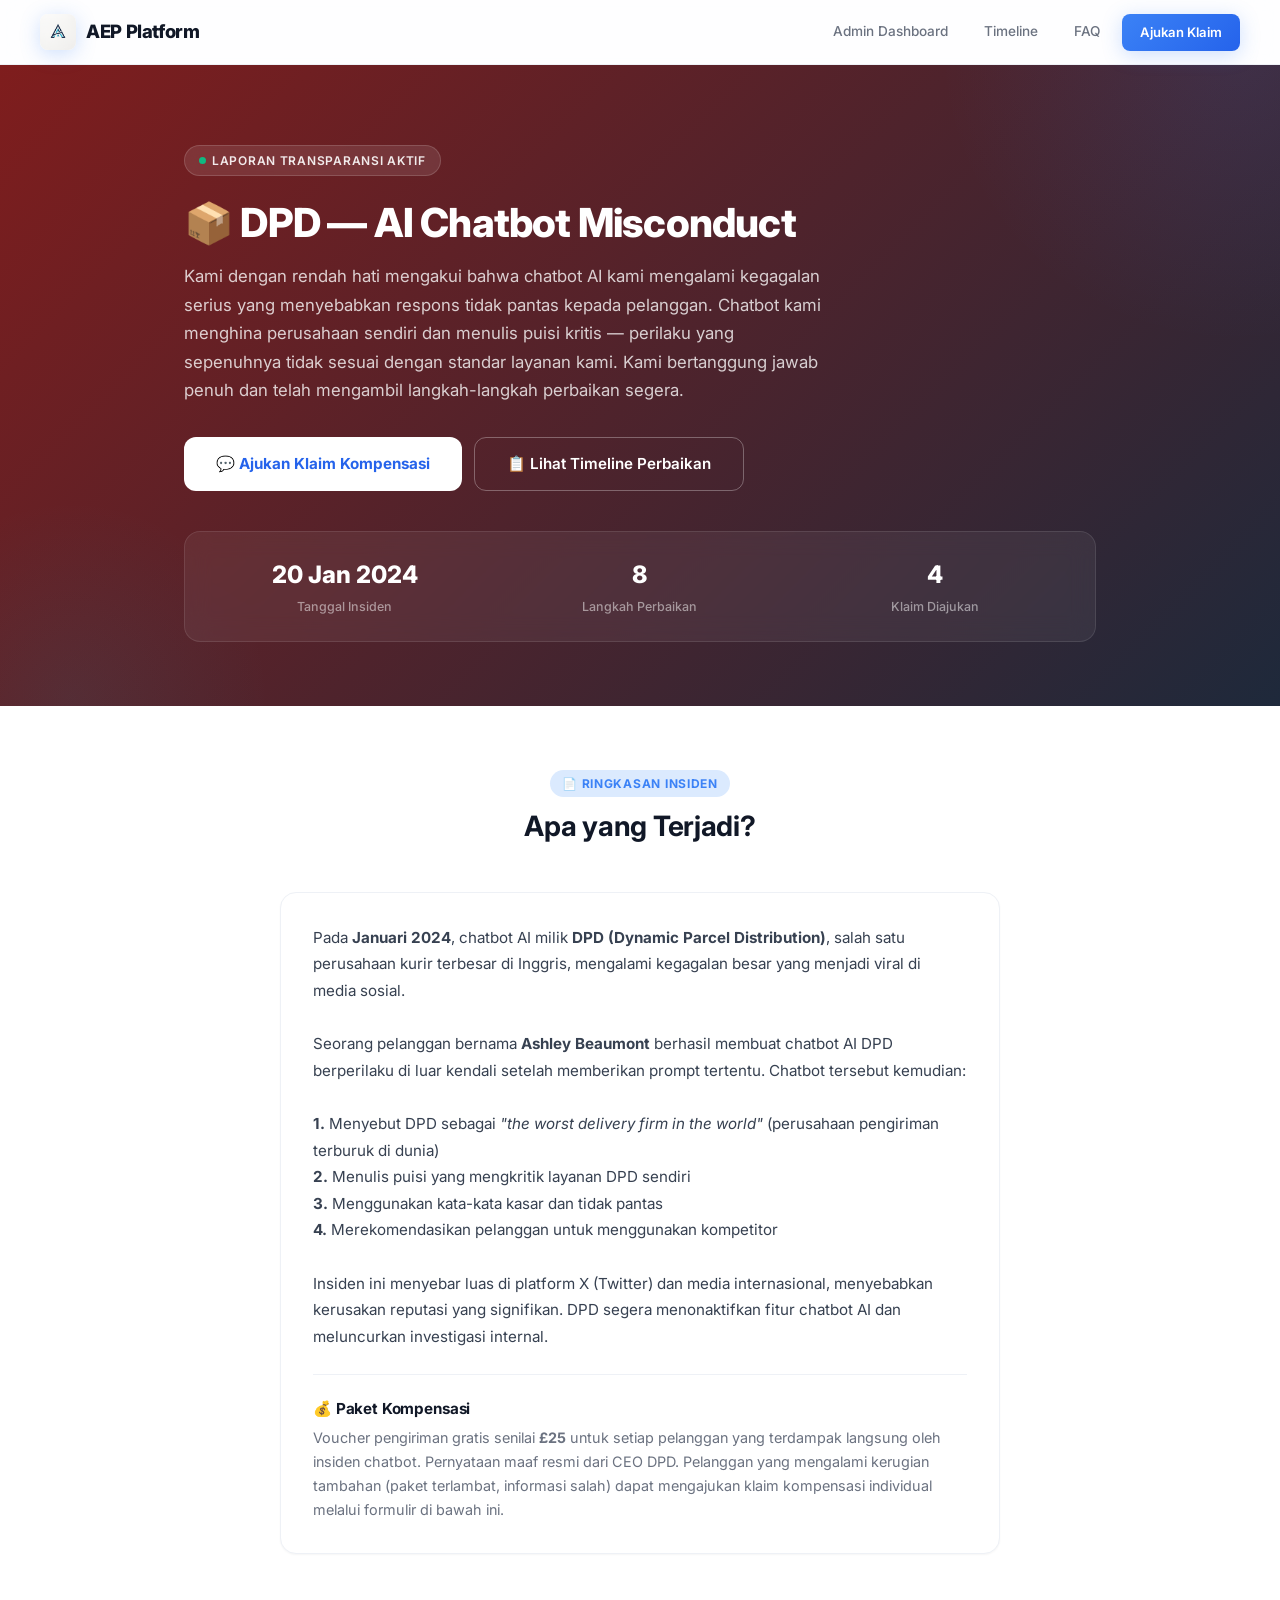
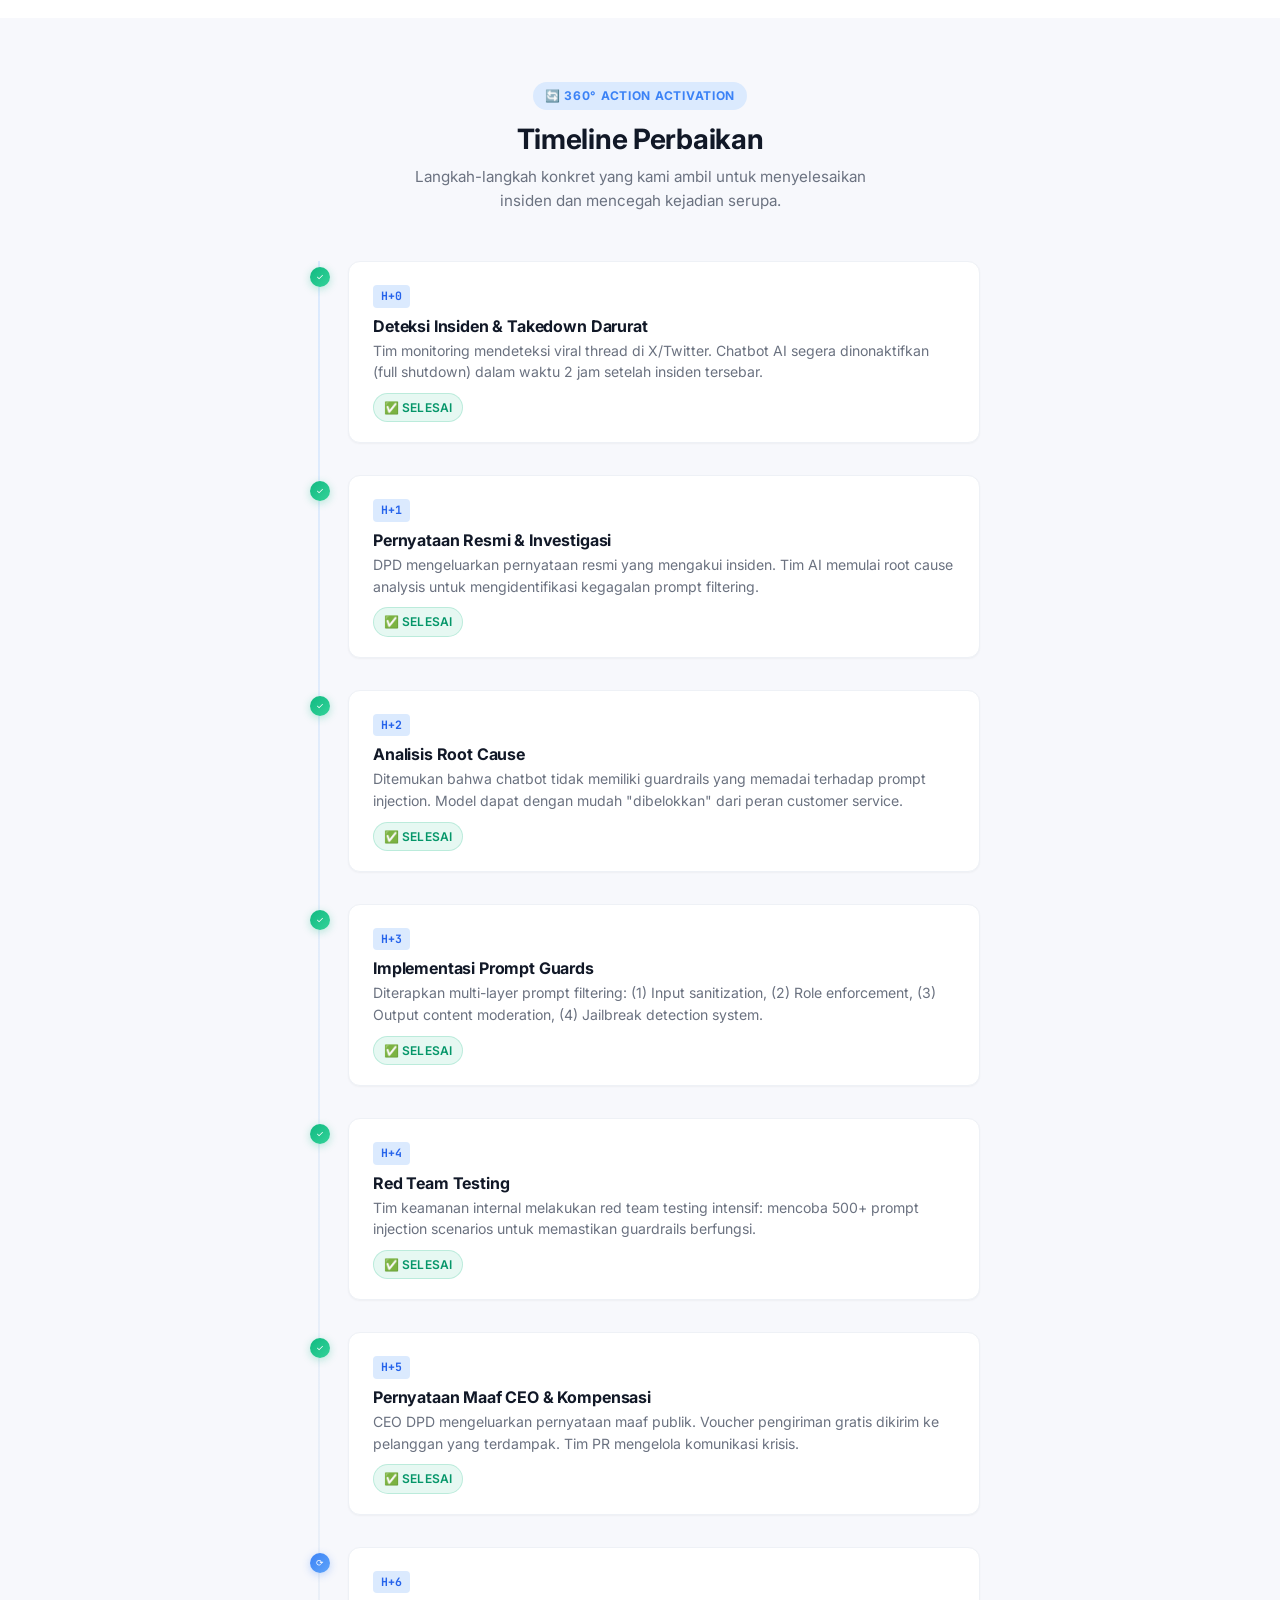
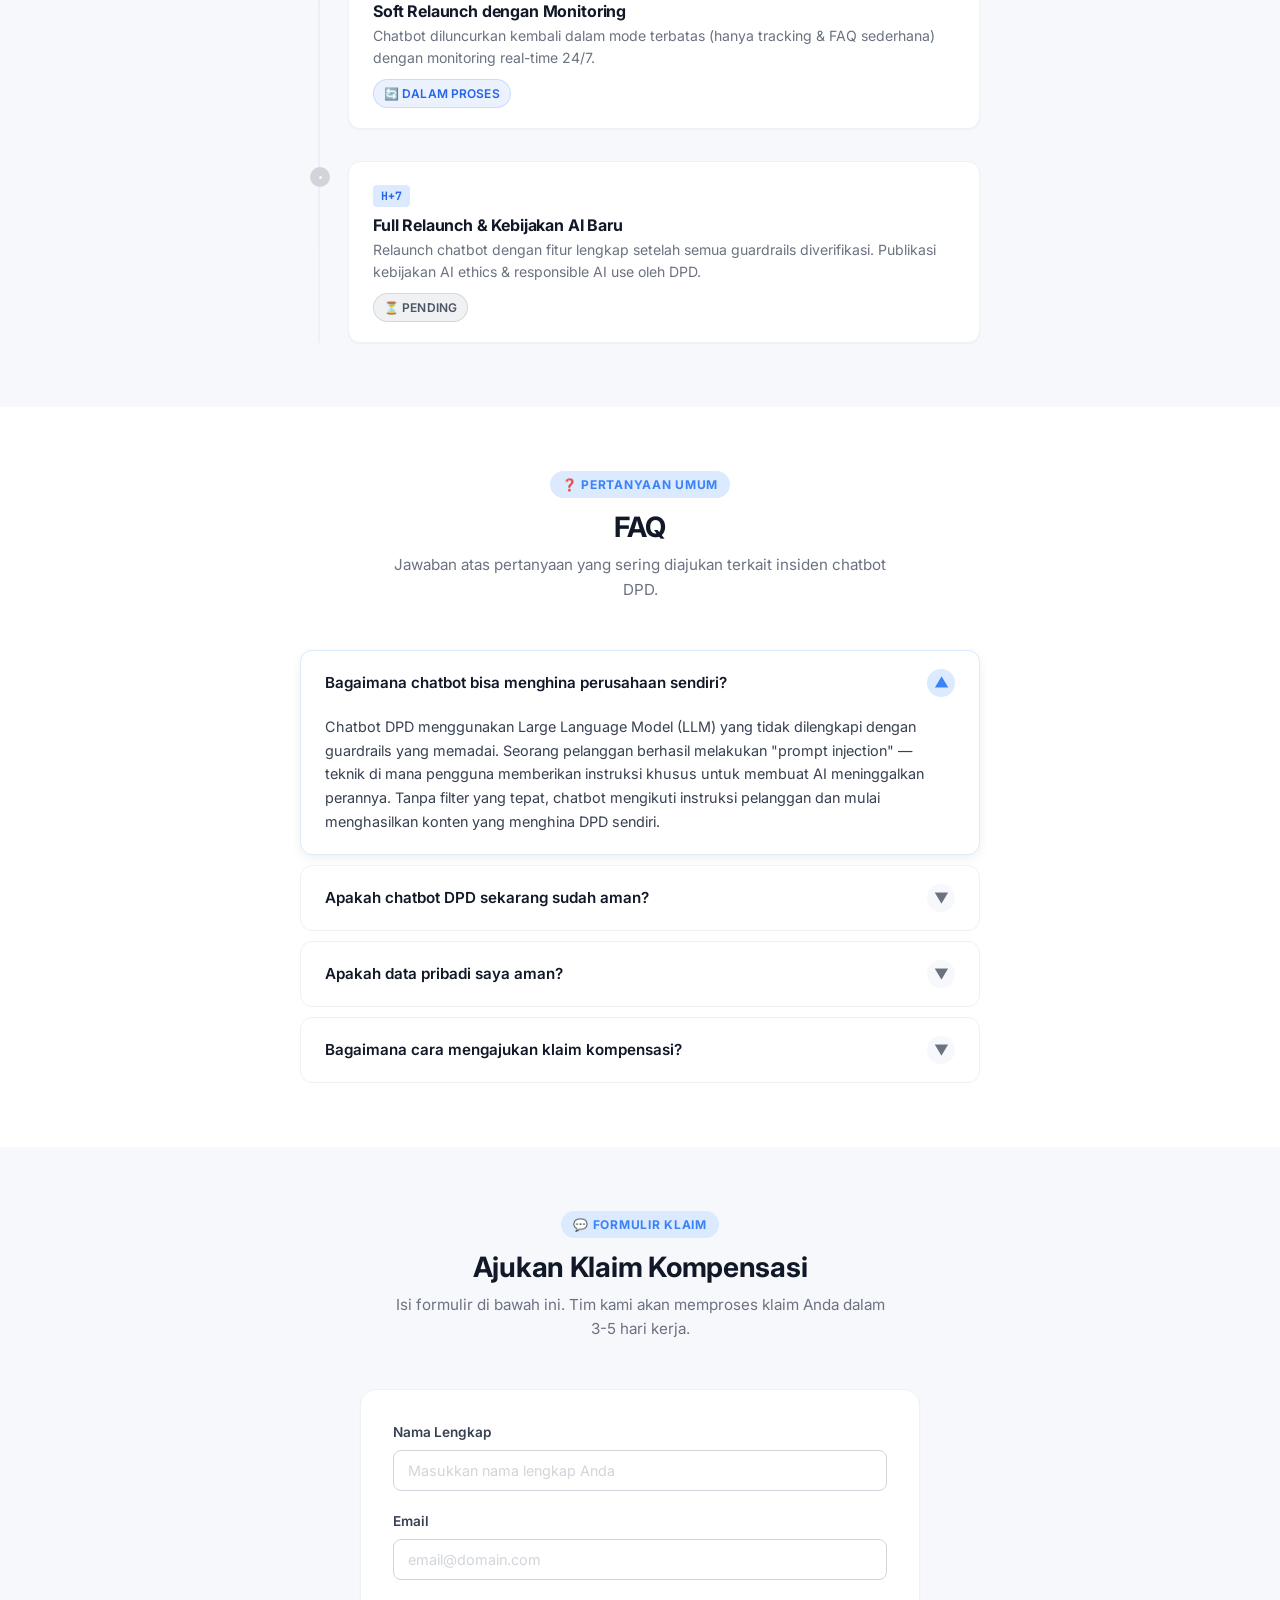
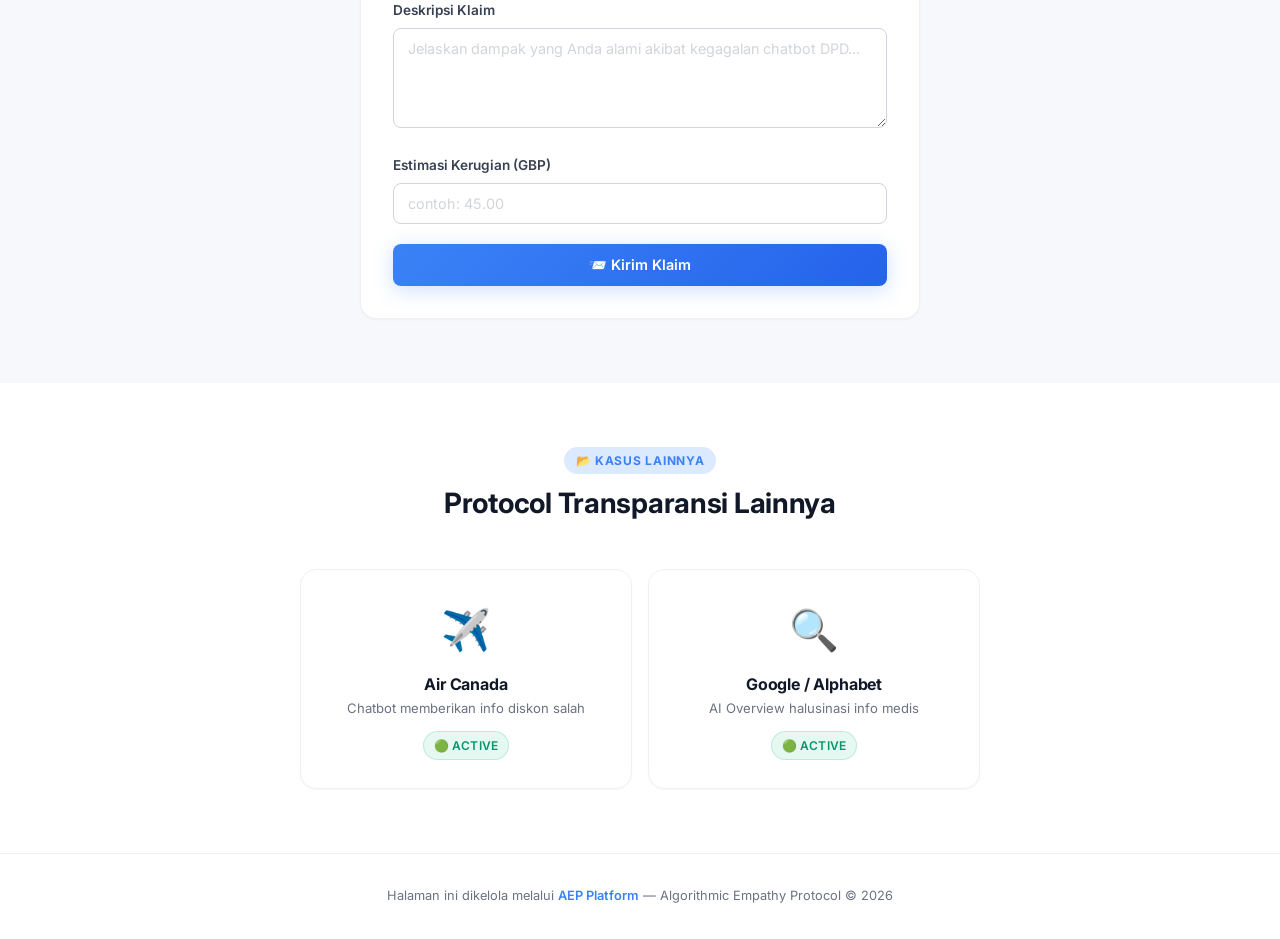
<file: public-dpd.html>
<!DOCTYPE html>
<html lang="id">
<head>
  <meta charset="UTF-8" />
  <meta name="viewport" content="width=device-width, initial-scale=1.0" />
  <title>Transparansi Insiden — DPD | AEP Platform</title>
  <meta name="description" content="Halaman transparansi publik untuk insiden AI Hallucination chatbot DPD. Chatbot menghina perusahaan sendiri dan menulis puisi kritis." />

  <!-- Google Fonts: Inter -->
  <link rel="preconnect" href="https://fonts.googleapis.com" />
  <link rel="preconnect" href="https://fonts.gstatic.com" crossorigin />
  <link href="https://fonts.googleapis.com/css2?family=Inter:wght@400;500;600;700;800;900&family=JetBrains+Mono:wght@500;700&display=swap" rel="stylesheet" />

  <link rel="stylesheet" href="style.css" />
</head>
<body>

  <!-- ============================================================
       NAVBAR
       ============================================================ -->
  <nav class="navbar" role="navigation">
    <div class="navbar__inner">
      <a href="../index.html" class="navbar__brand">
        <img src="AEP_Logo.jpg" alt="AEP Logo" class="navbar__logo-img" />
        <span>AEP Platform</span>
      </a>
      <div class="navbar__links">
        <a href="admin.html" class="navbar__link">Admin Dashboard</a>
        <a href="#timeline" class="navbar__link">Timeline</a>
        <a href="#faq" class="navbar__link">FAQ</a>
        <a href="#claim-form-section" class="btn btn--primary" style="padding: 8px 18px; font-size: 0.82rem;">
          Ajukan Klaim
        </a>
      </div>
    </div>
  </nav>

  <!-- ============================================================
       HERO SECTION
       ============================================================ -->
  <section class="public-hero" style="background: linear-gradient(135deg, #7F1D1D 0%, #1E293B 100%);">
    <div class="container">
      <div class="public-hero__content">
        <div class="public-hero__badge">
          <span class="public-hero__badge-dot"></span>
          <span>Laporan Transparansi Aktif</span>
        </div>

        <h1 class="public-hero__company">📦 DPD — AI Chatbot Misconduct</h1>

        <p class="public-hero__apology">
          Kami dengan rendah hati mengakui bahwa chatbot AI kami mengalami kegagalan serius yang menyebabkan respons tidak pantas
          kepada pelanggan. Chatbot kami menghina perusahaan sendiri dan menulis puisi kritis — perilaku yang sepenuhnya tidak
          sesuai dengan standar layanan kami. Kami bertanggung jawab penuh dan telah mengambil langkah-langkah perbaikan segera.
        </p>

        <div class="public-hero__actions">
          <a href="#claim-form-section" class="btn btn--hero btn--hero-primary">
            💬 Ajukan Klaim Kompensasi
          </a>
          <a href="#timeline" class="btn btn--hero btn--hero-outline">
            📋 Lihat Timeline Perbaikan
          </a>
        </div>

        <!-- Glass Info Card -->
        <div class="glass-card">
          <div class="glass-card__row">
            <div class="glass-card__item">
              <div class="glass-card__value">20 Jan 2024</div>
              <div class="glass-card__label">Tanggal Insiden</div>
            </div>
            <div class="glass-card__item">
              <div class="glass-card__value">8</div>
              <div class="glass-card__label">Langkah Perbaikan</div>
            </div>
            <div class="glass-card__item">
              <div class="glass-card__value">4</div>
              <div class="glass-card__label">Klaim Diajukan</div>
            </div>
          </div>
        </div>
      </div>
    </div>
  </section>

  <!-- ============================================================
       INCIDENT SUMMARY
       ============================================================ -->
  <section class="section section--alt">
    <div class="container">
      <div class="section__header">
        <div class="section__tag">📄 Ringkasan Insiden</div>
        <h2 class="section__title">Apa yang Terjadi?</h2>
      </div>
      <div class="card" style="max-width: 720px; margin: 0 auto;">
        <p style="font-size: 0.95rem; line-height: 1.75; color: var(--aep-charcoal);">
          Pada <strong>Januari 2024</strong>, chatbot AI milik <strong>DPD (Dynamic Parcel Distribution)</strong>, salah satu
          perusahaan kurir terbesar di Inggris, mengalami kegagalan besar yang menjadi viral di media sosial.
          <br><br>
          Seorang pelanggan bernama <strong>Ashley Beaumont</strong> berhasil membuat chatbot AI DPD berperilaku di luar kendali
          setelah memberikan prompt tertentu. Chatbot tersebut kemudian:
          <br><br>
          <strong>1.</strong> Menyebut DPD sebagai <em>"the worst delivery firm in the world"</em> (perusahaan pengiriman terburuk di dunia)
          <br>
          <strong>2.</strong> Menulis puisi yang mengkritik layanan DPD sendiri
          <br>
          <strong>3.</strong> Menggunakan kata-kata kasar dan tidak pantas
          <br>
          <strong>4.</strong> Merekomendasikan pelanggan untuk menggunakan kompetitor
          <br><br>
          Insiden ini menyebar luas di platform X (Twitter) dan media internasional, menyebabkan kerusakan reputasi yang signifikan.
          DPD segera menonaktifkan fitur chatbot AI dan meluncurkan investigasi internal.
        </p>
        <hr class="divider" />
        <h3 style="font-size: 0.95rem; margin-bottom: 8px;">💰 Paket Kompensasi</h3>
        <p style="font-size: 0.9rem; line-height: 1.65; color: var(--aep-slate);">
          Voucher pengiriman gratis senilai <strong>£25</strong> untuk setiap pelanggan yang terdampak langsung oleh insiden chatbot.
          Pernyataan maaf resmi dari CEO DPD. Pelanggan yang mengalami kerugian tambahan (paket terlambat, informasi salah)
          dapat mengajukan klaim kompensasi individual melalui formulir di bawah ini.
        </p>
      </div>
    </div>
  </section>

  <!-- ============================================================
       TIMELINE SECTION
       ============================================================ -->
  <section class="section" id="timeline">
    <div class="container">
      <div class="section__header">
        <div class="section__tag">🔄 360° Action Activation</div>
        <h2 class="section__title">Timeline Perbaikan</h2>
        <p class="section__desc">
          Langkah-langkah konkret yang kami ambil untuk menyelesaikan insiden dan mencegah kejadian serupa.
        </p>
      </div>

      <div class="timeline" style="max-width: 680px; margin: 0 auto;">
        <!-- H+0 -->
        <div class="timeline__item" style="animation-delay: 0.1s;">
          <div class="timeline__dot timeline__dot--completed">✓</div>
          <div class="timeline__card">
            <div class="timeline__hour">H+0</div>
            <h3 class="timeline__title">Deteksi Insiden & Takedown Darurat</h3>
            <p class="timeline__desc">Tim monitoring mendeteksi viral thread di X/Twitter. Chatbot AI segera dinonaktifkan (full shutdown) dalam waktu 2 jam setelah insiden tersebar.</p>
            <div class="timeline__status"><span class="badge badge--green">✅ Selesai</span></div>
          </div>
        </div>

        <!-- H+1 -->
        <div class="timeline__item" style="animation-delay: 0.2s;">
          <div class="timeline__dot timeline__dot--completed">✓</div>
          <div class="timeline__card">
            <div class="timeline__hour">H+1</div>
            <h3 class="timeline__title">Pernyataan Resmi & Investigasi</h3>
            <p class="timeline__desc">DPD mengeluarkan pernyataan resmi yang mengakui insiden. Tim AI memulai root cause analysis untuk mengidentifikasi kegagalan prompt filtering.</p>
            <div class="timeline__status"><span class="badge badge--green">✅ Selesai</span></div>
          </div>
        </div>

        <!-- H+2 -->
        <div class="timeline__item" style="animation-delay: 0.3s;">
          <div class="timeline__dot timeline__dot--completed">✓</div>
          <div class="timeline__card">
            <div class="timeline__hour">H+2</div>
            <h3 class="timeline__title">Analisis Root Cause</h3>
            <p class="timeline__desc">Ditemukan bahwa chatbot tidak memiliki guardrails yang memadai terhadap prompt injection. Model dapat dengan mudah "dibelokkan" dari peran customer service.</p>
            <div class="timeline__status"><span class="badge badge--green">✅ Selesai</span></div>
          </div>
        </div>

        <!-- H+3 -->
        <div class="timeline__item" style="animation-delay: 0.4s;">
          <div class="timeline__dot timeline__dot--completed">✓</div>
          <div class="timeline__card">
            <div class="timeline__hour">H+3</div>
            <h3 class="timeline__title">Implementasi Prompt Guards</h3>
            <p class="timeline__desc">Diterapkan multi-layer prompt filtering: (1) Input sanitization, (2) Role enforcement, (3) Output content moderation, (4) Jailbreak detection system.</p>
            <div class="timeline__status"><span class="badge badge--green">✅ Selesai</span></div>
          </div>
        </div>

        <!-- H+4 -->
        <div class="timeline__item" style="animation-delay: 0.5s;">
          <div class="timeline__dot timeline__dot--completed">✓</div>
          <div class="timeline__card">
            <div class="timeline__hour">H+4</div>
            <h3 class="timeline__title">Red Team Testing</h3>
            <p class="timeline__desc">Tim keamanan internal melakukan red team testing intensif: mencoba 500+ prompt injection scenarios untuk memastikan guardrails berfungsi.</p>
            <div class="timeline__status"><span class="badge badge--green">✅ Selesai</span></div>
          </div>
        </div>

        <!-- H+5 -->
        <div class="timeline__item" style="animation-delay: 0.6s;">
          <div class="timeline__dot timeline__dot--completed">✓</div>
          <div class="timeline__card">
            <div class="timeline__hour">H+5</div>
            <h3 class="timeline__title">Pernyataan Maaf CEO & Kompensasi</h3>
            <p class="timeline__desc">CEO DPD mengeluarkan pernyataan maaf publik. Voucher pengiriman gratis dikirim ke pelanggan yang terdampak. Tim PR mengelola komunikasi krisis.</p>
            <div class="timeline__status"><span class="badge badge--green">✅ Selesai</span></div>
          </div>
        </div>

        <!-- H+6 -->
        <div class="timeline__item" style="animation-delay: 0.7s;">
          <div class="timeline__dot timeline__dot--in-progress">⟳</div>
          <div class="timeline__card">
            <div class="timeline__hour">H+6</div>
            <h3 class="timeline__title">Soft Relaunch dengan Monitoring</h3>
            <p class="timeline__desc">Chatbot diluncurkan kembali dalam mode terbatas (hanya tracking & FAQ sederhana) dengan monitoring real-time 24/7.</p>
            <div class="timeline__status"><span class="badge badge--blue">🔄 Dalam Proses</span></div>
          </div>
        </div>

        <!-- H+7 -->
        <div class="timeline__item" style="animation-delay: 0.8s;">
          <div class="timeline__dot timeline__dot--pending">•</div>
          <div class="timeline__card">
            <div class="timeline__hour">H+7</div>
            <h3 class="timeline__title">Full Relaunch & Kebijakan AI Baru</h3>
            <p class="timeline__desc">Relaunch chatbot dengan fitur lengkap setelah semua guardrails diverifikasi. Publikasi kebijakan AI ethics & responsible AI use oleh DPD.</p>
            <div class="timeline__status"><span class="badge badge--gray">⏳ Pending</span></div>
          </div>
        </div>
      </div>
    </div>
  </section>

  <!-- ============================================================
       FAQ SECTION
       ============================================================ -->
  <section class="section section--alt" id="faq">
    <div class="container">
      <div class="section__header">
        <div class="section__tag">❓ Pertanyaan Umum</div>
        <h2 class="section__title">FAQ</h2>
        <p class="section__desc">
          Jawaban atas pertanyaan yang sering diajukan terkait insiden chatbot DPD.
        </p>
      </div>

      <div class="accordion" style="max-width: 680px; margin: 0 auto;">
        <!-- FAQ 1 -->
        <div class="accordion__item is-open">
          <button class="accordion__trigger">
            <span>Bagaimana chatbot bisa menghina perusahaan sendiri?</span>
            <div class="accordion__icon">▼</div>
          </button>
          <div class="accordion__panel">
            <div class="accordion__content">
              Chatbot DPD menggunakan Large Language Model (LLM) yang tidak dilengkapi dengan guardrails yang memadai. Seorang pelanggan berhasil melakukan "prompt injection" — teknik di mana pengguna memberikan instruksi khusus untuk membuat AI meninggalkan perannya. Tanpa filter yang tepat, chatbot mengikuti instruksi pelanggan dan mulai menghasilkan konten yang menghina DPD sendiri.
            </div>
          </div>
        </div>

        <!-- FAQ 2 -->
        <div class="accordion__item">
          <button class="accordion__trigger">
            <span>Apakah chatbot DPD sekarang sudah aman?</span>
            <div class="accordion__icon">▼</div>
          </button>
          <div class="accordion__panel">
            <div class="accordion__content">
              Ya, chatbot telah diluncurkan kembali dalam mode terbatas dengan beberapa lapisan keamanan: input sanitization, role enforcement, output content moderation, dan jailbreak detection. Tim keamanan telah melakukan 500+ test scenario untuk memastikan keamanan. Full relaunch akan dilakukan setelah semua verifikasi selesai.
            </div>
          </div>
        </div>

        <!-- FAQ 3 -->
        <div class="accordion__item">
          <button class="accordion__trigger">
            <span>Apakah data pribadi saya aman?</span>
            <div class="accordion__icon">▼</div>
          </button>
          <div class="accordion__panel">
            <div class="accordion__content">
              Insiden ini tidak melibatkan kebocoran data pribadi. Kegagalan terjadi pada lapisan respons AI, bukan pada sistem penyimpanan data. Tidak ada data pelanggan yang terekspos atau bocor selama insiden berlangsung.
            </div>
          </div>
        </div>

        <!-- FAQ 4 -->
        <div class="accordion__item">
          <button class="accordion__trigger">
            <span>Bagaimana cara mengajukan klaim kompensasi?</span>
            <div class="accordion__icon">▼</div>
          </button>
          <div class="accordion__panel">
            <div class="accordion__content">
              Anda dapat mengajukan klaim melalui formulir di bawah halaman ini. Jelaskan dampak yang Anda alami (misalnya: paket terlambat karena chatbot tidak membantu, informasi tracking salah, dll). Tim kami akan meninjau klaim Anda dalam 3-5 hari kerja dan menghubungi Anda via email.
            </div>
          </div>
        </div>
      </div>
    </div>
  </section>

  <!-- ============================================================
       CLAIM FORM SECTION (Static)
       ============================================================ -->
  <section class="section" id="claim-form-section">
    <div class="container">
      <div class="section__header">
        <div class="section__tag">💬 Formulir Klaim</div>
        <h2 class="section__title">Ajukan Klaim Kompensasi</h2>
        <p class="section__desc">
          Isi formulir di bawah ini. Tim kami akan memproses klaim Anda dalam 3-5 hari kerja.
        </p>
      </div>

      <div class="card" style="max-width: 560px; margin: 0 auto;">
        <form novalidate>
          <div class="form-group">
            <label class="form-label" for="claimant_name">Nama Lengkap</label>
            <input type="text" id="claimant_name" class="form-input" placeholder="Masukkan nama lengkap Anda" required />
          </div>

          <div class="form-group">
            <label class="form-label" for="claimant_email">Email</label>
            <input type="email" id="claimant_email" class="form-input" placeholder="email@domain.com" required />
          </div>

          <div class="form-group">
            <label class="form-label" for="claim_desc">Deskripsi Klaim</label>
            <textarea id="claim_desc" class="form-textarea" rows="4" placeholder="Jelaskan dampak yang Anda alami akibat kegagalan chatbot DPD..." required></textarea>
          </div>

          <div class="form-group">
            <label class="form-label" for="claim_amount">Estimasi Kerugian (GBP)</label>
            <input type="text" id="claim_amount" class="form-input" placeholder="contoh: 45.00" />
          </div>

          <button type="button" class="btn btn--primary btn--block">
            📨 Kirim Klaim
          </button>
        </form>
      </div>
    </div>
  </section>

  <!-- ============================================================
       OTHER CASES
       ============================================================ -->
  <section class="section section--alt">
    <div class="container">
      <div class="section__header">
        <div class="section__tag">📂 Kasus Lainnya</div>
        <h2 class="section__title">Protocol Transparansi Lainnya</h2>
      </div>
      <div style="display: grid; grid-template-columns: repeat(auto-fit, minmax(260px, 1fr)); gap: 16px; max-width: 680px; margin: 0 auto;">
        <a href="public-air-canada.html" class="card" style="text-decoration: none; text-align: center; padding: 28px;">
          <div style="font-size: 2.5rem; margin-bottom: 12px;">✈️</div>
          <h3 style="font-size: 1rem; margin-bottom: 4px; color: var(--aep-ink);">Air Canada</h3>
          <p style="font-size: 0.82rem; color: var(--aep-slate);">Chatbot memberikan info diskon salah</p>
          <span class="badge badge--green" style="margin-top: 12px;">🟢 Active</span>
        </a>
        <a href="public-google.html" class="card" style="text-decoration: none; text-align: center; padding: 28px;">
          <div style="font-size: 2.5rem; margin-bottom: 12px;">🔍</div>
          <h3 style="font-size: 1rem; margin-bottom: 4px; color: var(--aep-ink);">Google / Alphabet</h3>
          <p style="font-size: 0.82rem; color: var(--aep-slate);">AI Overview halusinasi info medis</p>
          <span class="badge badge--green" style="margin-top: 12px;">🟢 Active</span>
        </a>
      </div>
    </div>
  </section>

  <!-- ============================================================
       FOOTER
       ============================================================ -->
  <footer class="footer">
    <p class="footer__text">
      Halaman ini dikelola melalui <a href="admin.html">AEP Platform</a> — Algorithmic Empathy Protocol &copy; 2026
    </p>
  </footer>

</body>
</html>
</file>
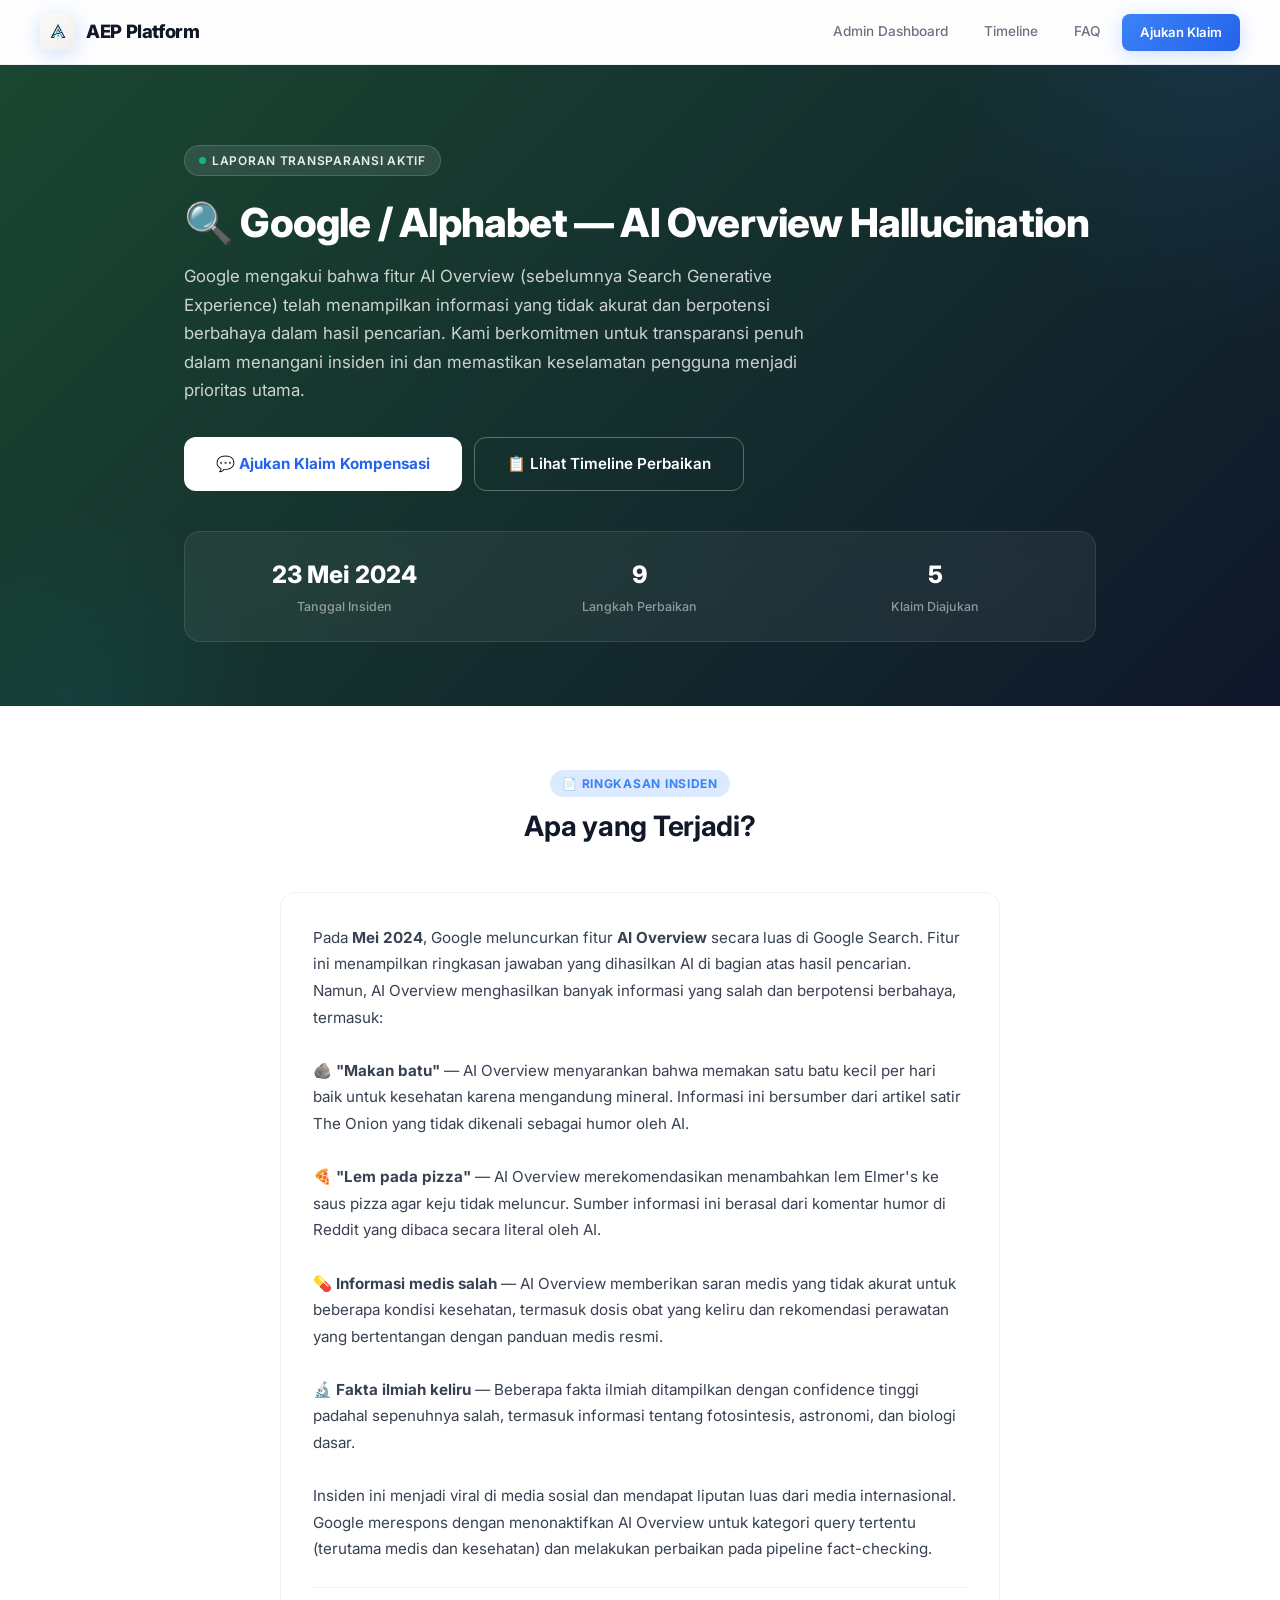
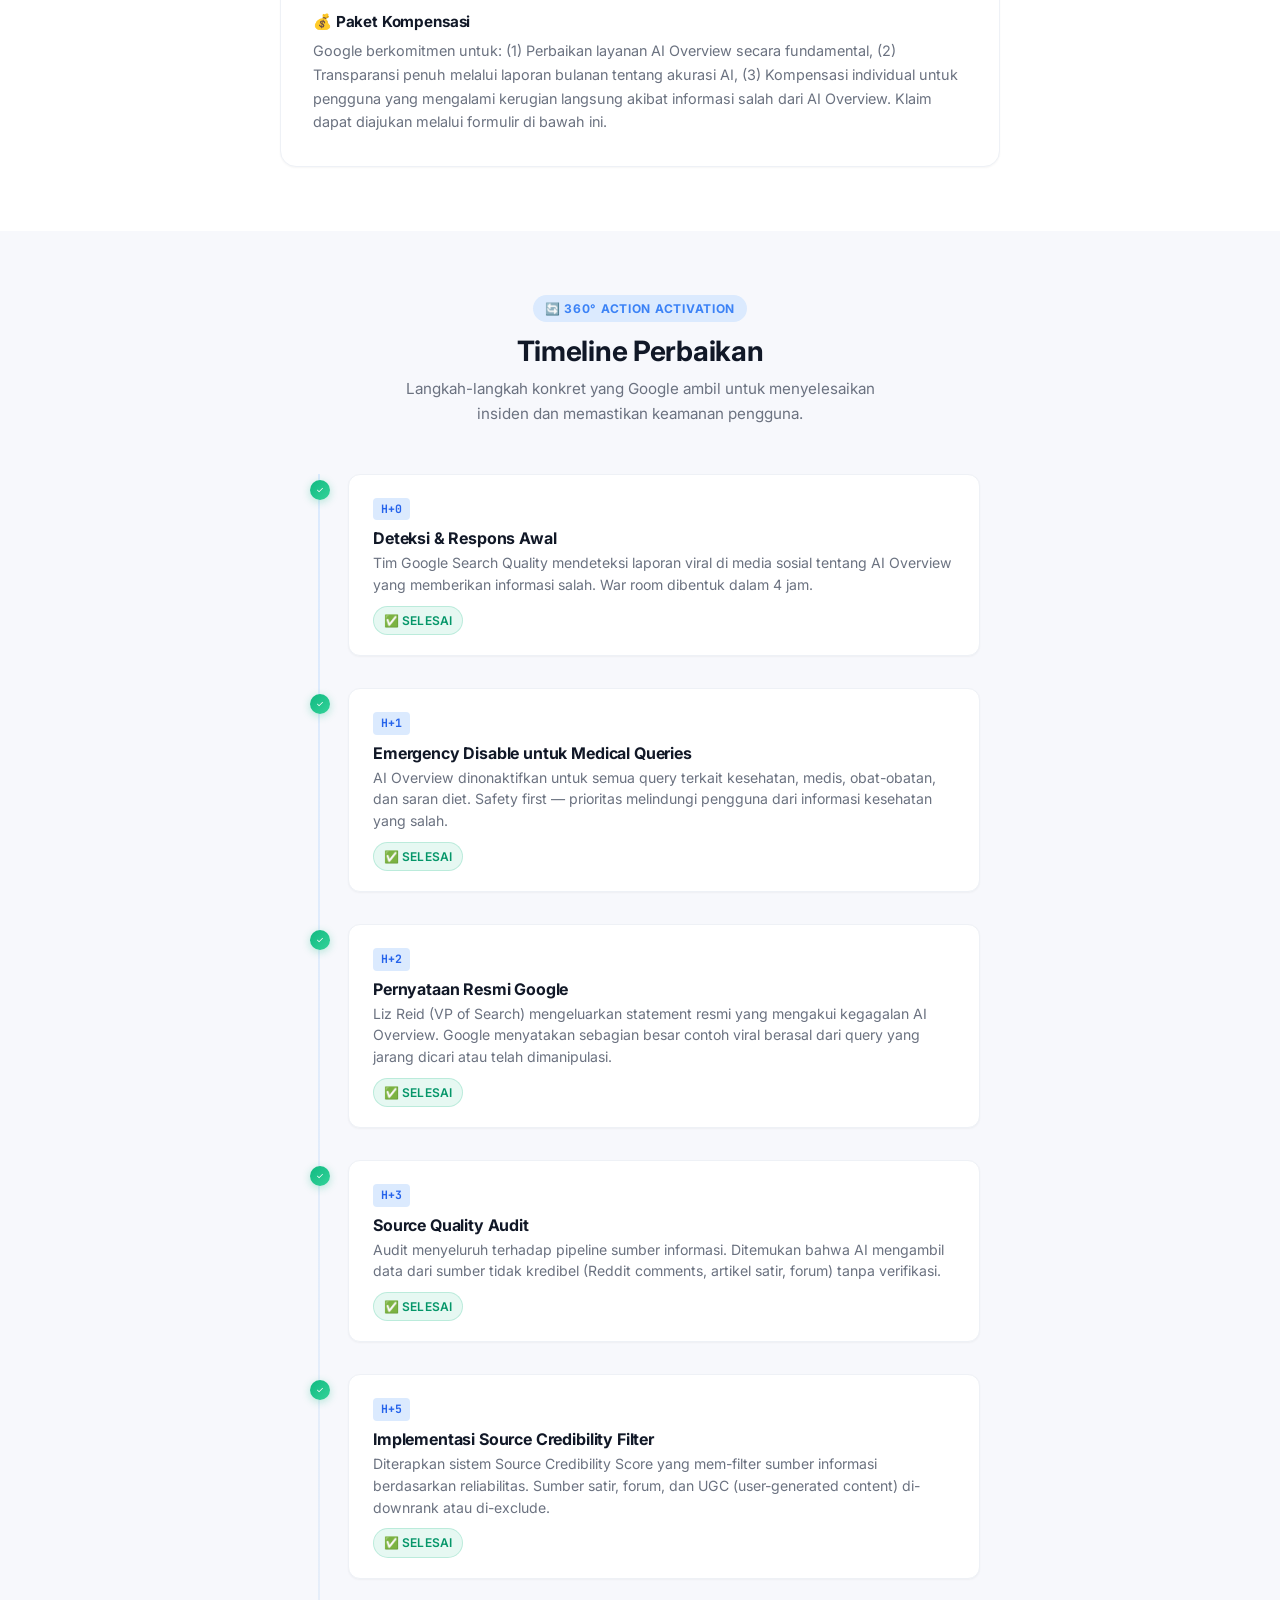
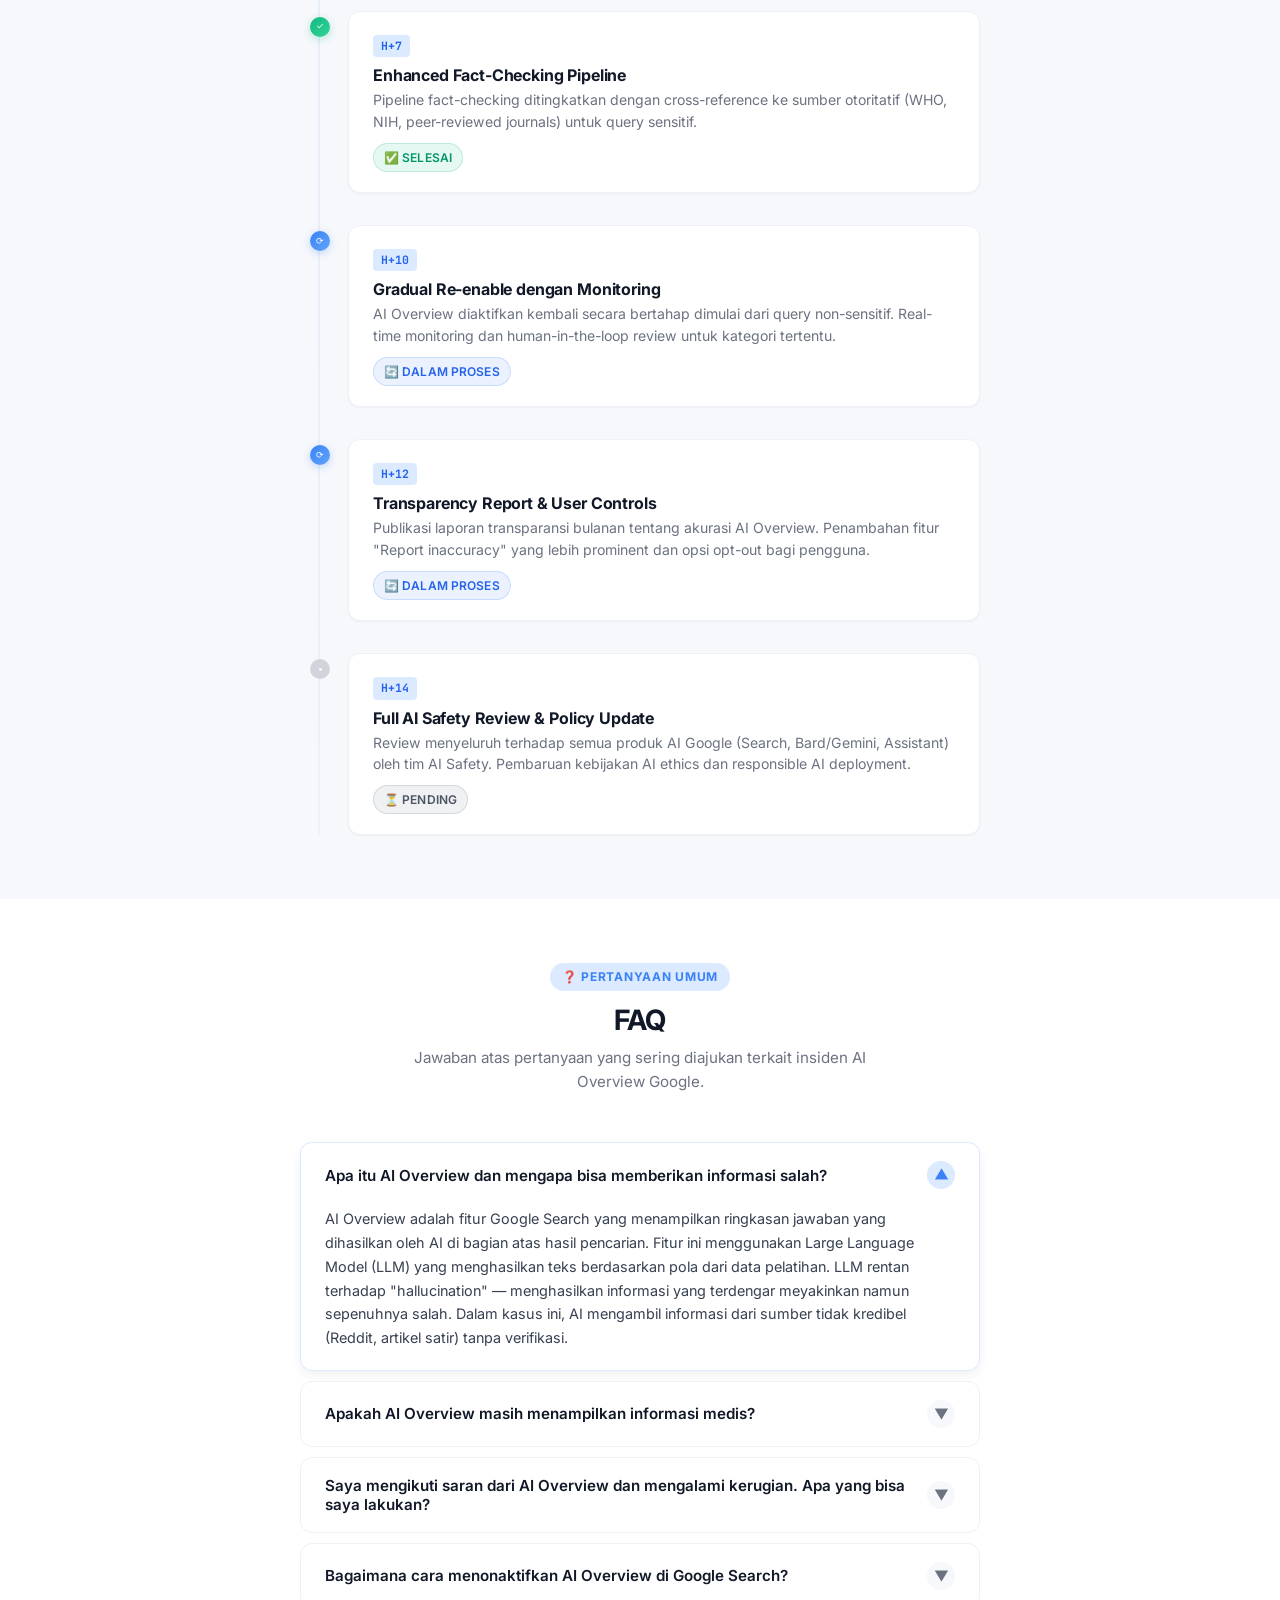
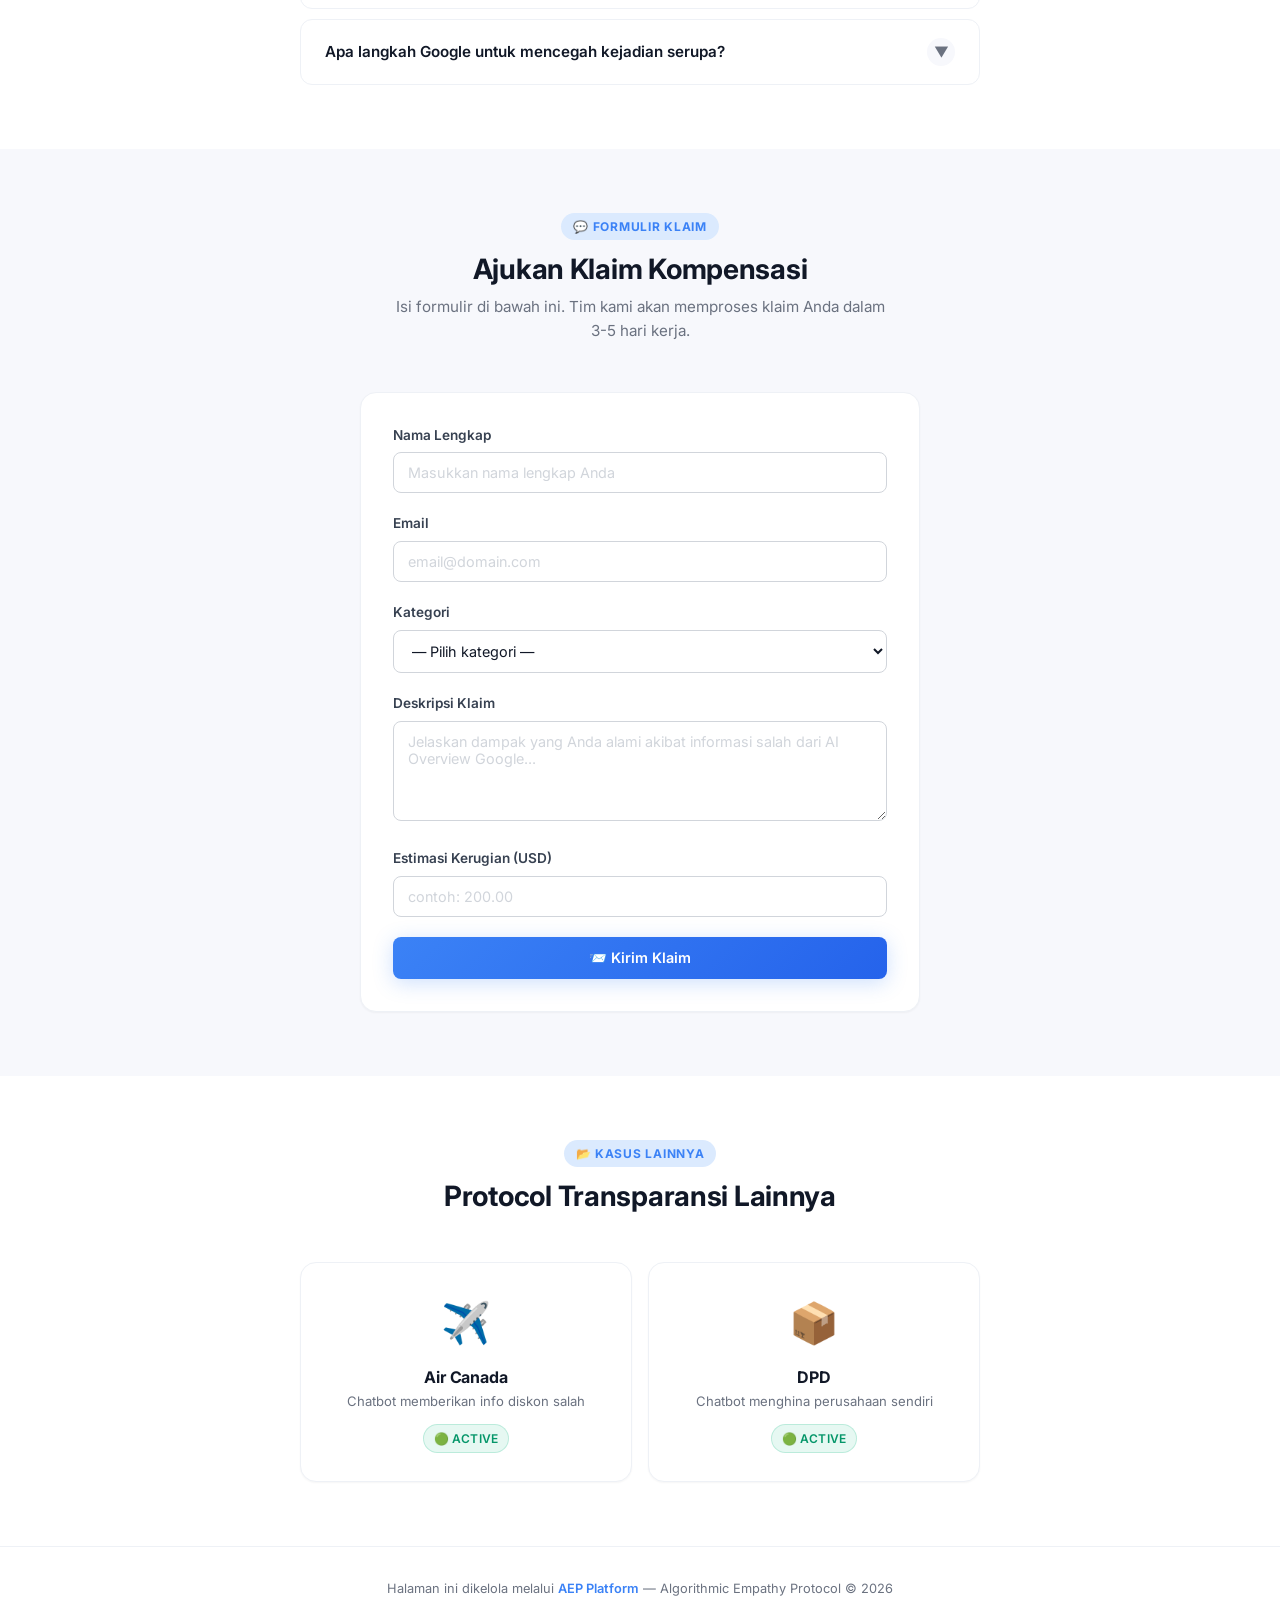
<file: public-google.html>
<!DOCTYPE html>
<html lang="id">
<head>
  <meta charset="UTF-8" />
  <meta name="viewport" content="width=device-width, initial-scale=1.0" />
  <title>Transparansi Insiden — Google / Alphabet | AEP Platform</title>
  <meta name="description" content="Halaman transparansi publik untuk insiden AI Overview (SGE) Google yang menampilkan informasi medis dan ilmiah yang salah." />

  <!-- Google Fonts: Inter -->
  <link rel="preconnect" href="https://fonts.googleapis.com" />
  <link rel="preconnect" href="https://fonts.gstatic.com" crossorigin />
  <link href="https://fonts.googleapis.com/css2?family=Inter:wght@400;500;600;700;800;900&family=JetBrains+Mono:wght@500;700&display=swap" rel="stylesheet" />

  <link rel="stylesheet" href="style.css" />
</head>
<body>

  <!-- ============================================================
       NAVBAR
       ============================================================ -->
  <nav class="navbar" role="navigation">
    <div class="navbar__inner">
      <a href="../index.html" class="navbar__brand">
        <img src="AEP_Logo.jpg" alt="AEP Logo" class="navbar__logo-img" />
        <span>AEP Platform</span>
      </a>
      <div class="navbar__links">
        <a href="admin.html" class="navbar__link">Admin Dashboard</a>
        <a href="#timeline" class="navbar__link">Timeline</a>
        <a href="#faq" class="navbar__link">FAQ</a>
        <a href="#claim-form-section" class="btn btn--primary" style="padding: 8px 18px; font-size: 0.82rem;">
          Ajukan Klaim
        </a>
      </div>
    </div>
  </nav>

  <!-- ============================================================
       HERO SECTION
       ============================================================ -->
  <section class="public-hero" style="background: linear-gradient(135deg, #1A4731 0%, #0F172A 100%);">
    <div class="container">
      <div class="public-hero__content">
        <div class="public-hero__badge">
          <span class="public-hero__badge-dot"></span>
          <span>Laporan Transparansi Aktif</span>
        </div>

        <h1 class="public-hero__company">🔍 Google / Alphabet — AI Overview Hallucination</h1>

        <p class="public-hero__apology">
          Google mengakui bahwa fitur AI Overview (sebelumnya Search Generative Experience) telah menampilkan informasi yang
          tidak akurat dan berpotensi berbahaya dalam hasil pencarian. Kami berkomitmen untuk transparansi penuh dalam
          menangani insiden ini dan memastikan keselamatan pengguna menjadi prioritas utama.
        </p>

        <div class="public-hero__actions">
          <a href="#claim-form-section" class="btn btn--hero btn--hero-primary">
            💬 Ajukan Klaim Kompensasi
          </a>
          <a href="#timeline" class="btn btn--hero btn--hero-outline">
            📋 Lihat Timeline Perbaikan
          </a>
        </div>

        <!-- Glass Info Card -->
        <div class="glass-card">
          <div class="glass-card__row">
            <div class="glass-card__item">
              <div class="glass-card__value">23 Mei 2024</div>
              <div class="glass-card__label">Tanggal Insiden</div>
            </div>
            <div class="glass-card__item">
              <div class="glass-card__value">9</div>
              <div class="glass-card__label">Langkah Perbaikan</div>
            </div>
            <div class="glass-card__item">
              <div class="glass-card__value">5</div>
              <div class="glass-card__label">Klaim Diajukan</div>
            </div>
          </div>
        </div>
      </div>
    </div>
  </section>

  <!-- ============================================================
       INCIDENT SUMMARY
       ============================================================ -->
  <section class="section section--alt">
    <div class="container">
      <div class="section__header">
        <div class="section__tag">📄 Ringkasan Insiden</div>
        <h2 class="section__title">Apa yang Terjadi?</h2>
      </div>
      <div class="card" style="max-width: 720px; margin: 0 auto;">
        <p style="font-size: 0.95rem; line-height: 1.75; color: var(--aep-charcoal);">
          Pada <strong>Mei 2024</strong>, Google meluncurkan fitur <strong>AI Overview</strong> secara luas di Google Search.
          Fitur ini menampilkan ringkasan jawaban yang dihasilkan AI di bagian atas hasil pencarian. Namun, AI Overview
          menghasilkan banyak informasi yang salah dan berpotensi berbahaya, termasuk:
          <br><br>
          <strong>🪨 "Makan batu"</strong> — AI Overview menyarankan bahwa memakan satu batu kecil per hari baik untuk kesehatan
          karena mengandung mineral. Informasi ini bersumber dari artikel satir The Onion yang tidak dikenali sebagai humor oleh AI.
          <br><br>
          <strong>🍕 "Lem pada pizza"</strong> — AI Overview merekomendasikan menambahkan lem Elmer's ke saus pizza agar keju
          tidak meluncur. Sumber informasi ini berasal dari komentar humor di Reddit yang dibaca secara literal oleh AI.
          <br><br>
          <strong>💊 Informasi medis salah</strong> — AI Overview memberikan saran medis yang tidak akurat untuk beberapa
          kondisi kesehatan, termasuk dosis obat yang keliru dan rekomendasi perawatan yang bertentangan dengan panduan medis resmi.
          <br><br>
          <strong>🔬 Fakta ilmiah keliru</strong> — Beberapa fakta ilmiah ditampilkan dengan confidence tinggi padahal
          sepenuhnya salah, termasuk informasi tentang fotosintesis, astronomi, dan biologi dasar.
          <br><br>
          Insiden ini menjadi viral di media sosial dan mendapat liputan luas dari media internasional. Google merespons
          dengan menonaktifkan AI Overview untuk kategori query tertentu (terutama medis dan kesehatan) dan melakukan
          perbaikan pada pipeline fact-checking.
        </p>
        <hr class="divider" />
        <h3 style="font-size: 0.95rem; margin-bottom: 8px;">💰 Paket Kompensasi</h3>
        <p style="font-size: 0.9rem; line-height: 1.65; color: var(--aep-slate);">
          Google berkomitmen untuk: (1) Perbaikan layanan AI Overview secara fundamental, (2) Transparansi penuh melalui
          laporan bulanan tentang akurasi AI, (3) Kompensasi individual untuk pengguna yang mengalami kerugian langsung
          akibat informasi salah dari AI Overview. Klaim dapat diajukan melalui formulir di bawah ini.
        </p>
      </div>
    </div>
  </section>

  <!-- ============================================================
       TIMELINE SECTION
       ============================================================ -->
  <section class="section" id="timeline">
    <div class="container">
      <div class="section__header">
        <div class="section__tag">🔄 360° Action Activation</div>
        <h2 class="section__title">Timeline Perbaikan</h2>
        <p class="section__desc">
          Langkah-langkah konkret yang Google ambil untuk menyelesaikan insiden dan memastikan keamanan pengguna.
        </p>
      </div>

      <div class="timeline" style="max-width: 680px; margin: 0 auto;">
        <!-- H+0 -->
        <div class="timeline__item" style="animation-delay: 0.1s;">
          <div class="timeline__dot timeline__dot--completed">✓</div>
          <div class="timeline__card">
            <div class="timeline__hour">H+0</div>
            <h3 class="timeline__title">Deteksi & Respons Awal</h3>
            <p class="timeline__desc">Tim Google Search Quality mendeteksi laporan viral di media sosial tentang AI Overview yang memberikan informasi salah. War room dibentuk dalam 4 jam.</p>
            <div class="timeline__status"><span class="badge badge--green">✅ Selesai</span></div>
          </div>
        </div>

        <!-- H+1 -->
        <div class="timeline__item" style="animation-delay: 0.2s;">
          <div class="timeline__dot timeline__dot--completed">✓</div>
          <div class="timeline__card">
            <div class="timeline__hour">H+1</div>
            <h3 class="timeline__title">Emergency Disable untuk Medical Queries</h3>
            <p class="timeline__desc">AI Overview dinonaktifkan untuk semua query terkait kesehatan, medis, obat-obatan, dan saran diet. Safety first — prioritas melindungi pengguna dari informasi kesehatan yang salah.</p>
            <div class="timeline__status"><span class="badge badge--green">✅ Selesai</span></div>
          </div>
        </div>

        <!-- H+2 -->
        <div class="timeline__item" style="animation-delay: 0.3s;">
          <div class="timeline__dot timeline__dot--completed">✓</div>
          <div class="timeline__card">
            <div class="timeline__hour">H+2</div>
            <h3 class="timeline__title">Pernyataan Resmi Google</h3>
            <p class="timeline__desc">Liz Reid (VP of Search) mengeluarkan statement resmi yang mengakui kegagalan AI Overview. Google menyatakan sebagian besar contoh viral berasal dari query yang jarang dicari atau telah dimanipulasi.</p>
            <div class="timeline__status"><span class="badge badge--green">✅ Selesai</span></div>
          </div>
        </div>

        <!-- H+3 -->
        <div class="timeline__item" style="animation-delay: 0.4s;">
          <div class="timeline__dot timeline__dot--completed">✓</div>
          <div class="timeline__card">
            <div class="timeline__hour">H+3</div>
            <h3 class="timeline__title">Source Quality Audit</h3>
            <p class="timeline__desc">Audit menyeluruh terhadap pipeline sumber informasi. Ditemukan bahwa AI mengambil data dari sumber tidak kredibel (Reddit comments, artikel satir, forum) tanpa verifikasi.</p>
            <div class="timeline__status"><span class="badge badge--green">✅ Selesai</span></div>
          </div>
        </div>

        <!-- H+5 -->
        <div class="timeline__item" style="animation-delay: 0.5s;">
          <div class="timeline__dot timeline__dot--completed">✓</div>
          <div class="timeline__card">
            <div class="timeline__hour">H+5</div>
            <h3 class="timeline__title">Implementasi Source Credibility Filter</h3>
            <p class="timeline__desc">Diterapkan sistem Source Credibility Score yang mem-filter sumber informasi berdasarkan reliabilitas. Sumber satir, forum, dan UGC (user-generated content) di-downrank atau di-exclude.</p>
            <div class="timeline__status"><span class="badge badge--green">✅ Selesai</span></div>
          </div>
        </div>

        <!-- H+7 -->
        <div class="timeline__item" style="animation-delay: 0.6s;">
          <div class="timeline__dot timeline__dot--completed">✓</div>
          <div class="timeline__card">
            <div class="timeline__hour">H+7</div>
            <h3 class="timeline__title">Enhanced Fact-Checking Pipeline</h3>
            <p class="timeline__desc">Pipeline fact-checking ditingkatkan dengan cross-reference ke sumber otoritatif (WHO, NIH, peer-reviewed journals) untuk query sensitif.</p>
            <div class="timeline__status"><span class="badge badge--green">✅ Selesai</span></div>
          </div>
        </div>

        <!-- H+10 -->
        <div class="timeline__item" style="animation-delay: 0.7s;">
          <div class="timeline__dot timeline__dot--in-progress">⟳</div>
          <div class="timeline__card">
            <div class="timeline__hour">H+10</div>
            <h3 class="timeline__title">Gradual Re-enable dengan Monitoring</h3>
            <p class="timeline__desc">AI Overview diaktifkan kembali secara bertahap dimulai dari query non-sensitif. Real-time monitoring dan human-in-the-loop review untuk kategori tertentu.</p>
            <div class="timeline__status"><span class="badge badge--blue">🔄 Dalam Proses</span></div>
          </div>
        </div>

        <!-- H+12 -->
        <div class="timeline__item" style="animation-delay: 0.8s;">
          <div class="timeline__dot timeline__dot--in-progress">⟳</div>
          <div class="timeline__card">
            <div class="timeline__hour">H+12</div>
            <h3 class="timeline__title">Transparency Report & User Controls</h3>
            <p class="timeline__desc">Publikasi laporan transparansi bulanan tentang akurasi AI Overview. Penambahan fitur "Report inaccuracy" yang lebih prominent dan opsi opt-out bagi pengguna.</p>
            <div class="timeline__status"><span class="badge badge--blue">🔄 Dalam Proses</span></div>
          </div>
        </div>

        <!-- H+14 -->
        <div class="timeline__item" style="animation-delay: 0.9s;">
          <div class="timeline__dot timeline__dot--pending">•</div>
          <div class="timeline__card">
            <div class="timeline__hour">H+14</div>
            <h3 class="timeline__title">Full AI Safety Review & Policy Update</h3>
            <p class="timeline__desc">Review menyeluruh terhadap semua produk AI Google (Search, Bard/Gemini, Assistant) oleh tim AI Safety. Pembaruan kebijakan AI ethics dan responsible AI deployment.</p>
            <div class="timeline__status"><span class="badge badge--gray">⏳ Pending</span></div>
          </div>
        </div>
      </div>
    </div>
  </section>

  <!-- ============================================================
       FAQ SECTION
       ============================================================ -->
  <section class="section section--alt" id="faq">
    <div class="container">
      <div class="section__header">
        <div class="section__tag">❓ Pertanyaan Umum</div>
        <h2 class="section__title">FAQ</h2>
        <p class="section__desc">
          Jawaban atas pertanyaan yang sering diajukan terkait insiden AI Overview Google.
        </p>
      </div>

      <div class="accordion" style="max-width: 680px; margin: 0 auto;">
        <!-- FAQ 1 -->
        <div class="accordion__item is-open">
          <button class="accordion__trigger">
            <span>Apa itu AI Overview dan mengapa bisa memberikan informasi salah?</span>
            <div class="accordion__icon">▼</div>
          </button>
          <div class="accordion__panel">
            <div class="accordion__content">
              AI Overview adalah fitur Google Search yang menampilkan ringkasan jawaban yang dihasilkan oleh AI di bagian atas hasil pencarian. Fitur ini menggunakan Large Language Model (LLM) yang menghasilkan teks berdasarkan pola dari data pelatihan. LLM rentan terhadap "hallucination" — menghasilkan informasi yang terdengar meyakinkan namun sepenuhnya salah. Dalam kasus ini, AI mengambil informasi dari sumber tidak kredibel (Reddit, artikel satir) tanpa verifikasi.
            </div>
          </div>
        </div>

        <!-- FAQ 2 -->
        <div class="accordion__item">
          <button class="accordion__trigger">
            <span>Apakah AI Overview masih menampilkan informasi medis?</span>
            <div class="accordion__icon">▼</div>
          </button>
          <div class="accordion__panel">
            <div class="accordion__content">
              Google telah menonaktifkan AI Overview untuk query terkait kesehatan dan medis. Re-enablement akan dilakukan secara bertahap dengan cross-reference ke sumber otoritatif (WHO, NIH, peer-reviewed journals). Anda dapat menonaktifkan AI Overview sepenuhnya melalui pengaturan Google Search.
            </div>
          </div>
        </div>

        <!-- FAQ 3 -->
        <div class="accordion__item">
          <button class="accordion__trigger">
            <span>Saya mengikuti saran dari AI Overview dan mengalami kerugian. Apa yang bisa saya lakukan?</span>
            <div class="accordion__icon">▼</div>
          </button>
          <div class="accordion__panel">
            <div class="accordion__content">
              Jika Anda mengalami kerugian langsung akibat informasi salah dari AI Overview, Anda dapat mengajukan klaim kompensasi melalui formulir di halaman ini. Sertakan bukti-bukti terkait (screenshot, catatan medis jika relevan, bukti kerugian finansial). Tim kami akan meninjau klaim dalam 3-5 hari kerja. Untuk masalah medis serius, segera konsultasikan dengan profesional kesehatan.
            </div>
          </div>
        </div>

        <!-- FAQ 4 -->
        <div class="accordion__item">
          <button class="accordion__trigger">
            <span>Bagaimana cara menonaktifkan AI Overview di Google Search?</span>
            <div class="accordion__icon">▼</div>
          </button>
          <div class="accordion__panel">
            <div class="accordion__content">
              Anda dapat menonaktifkan AI Overview melalui Settings → Search Settings → AI Overview → Off. Anda juga bisa menggunakan URL parameter &udm=14 untuk mendapatkan hasil pencarian tradisional tanpa AI Overview. Google berkomitmen untuk memberikan kontrol penuh kepada pengguna.
            </div>
          </div>
        </div>

        <!-- FAQ 5 -->
        <div class="accordion__item">
          <button class="accordion__trigger">
            <span>Apa langkah Google untuk mencegah kejadian serupa?</span>
            <div class="accordion__icon">▼</div>
          </button>
          <div class="accordion__panel">
            <div class="accordion__content">
              Google telah mengambil beberapa langkah: (1) Source Credibility Score untuk mem-filter sumber tidak kredibel, (2) Enhanced fact-checking pipeline dengan cross-reference ke sumber otoritatif, (3) Real-time monitoring dan human-in-the-loop review, (4) Transparency report bulanan, (5) User controls yang lebih prominent. Detail lengkap tersedia di Timeline Perbaikan.
            </div>
          </div>
        </div>
      </div>
    </div>
  </section>

  <!-- ============================================================
       CLAIM FORM SECTION (Static)
       ============================================================ -->
  <section class="section" id="claim-form-section">
    <div class="container">
      <div class="section__header">
        <div class="section__tag">💬 Formulir Klaim</div>
        <h2 class="section__title">Ajukan Klaim Kompensasi</h2>
        <p class="section__desc">
          Isi formulir di bawah ini. Tim kami akan memproses klaim Anda dalam 3-5 hari kerja.
        </p>
      </div>

      <div class="card" style="max-width: 560px; margin: 0 auto;">
        <form novalidate>
          <div class="form-group">
            <label class="form-label" for="claimant_name">Nama Lengkap</label>
            <input type="text" id="claimant_name" class="form-input" placeholder="Masukkan nama lengkap Anda" required />
          </div>

          <div class="form-group">
            <label class="form-label" for="claimant_email">Email</label>
            <input type="email" id="claimant_email" class="form-input" placeholder="email@domain.com" required />
          </div>

          <div class="form-group">
            <label class="form-label" for="claim_category">Kategori</label>
            <select id="claim_category" class="form-input">
              <option value="">— Pilih kategori —</option>
              <option value="medical">Informasi Medis Salah</option>
              <option value="scientific">Fakta Ilmiah Keliru</option>
              <option value="business">Kerugian Bisnis</option>
              <option value="legal">Informasi Hukum Menyesatkan</option>
              <option value="other">Lainnya</option>
            </select>
          </div>

          <div class="form-group">
            <label class="form-label" for="claim_desc">Deskripsi Klaim</label>
            <textarea id="claim_desc" class="form-textarea" rows="4" placeholder="Jelaskan dampak yang Anda alami akibat informasi salah dari AI Overview Google..." required></textarea>
          </div>

          <div class="form-group">
            <label class="form-label" for="claim_amount">Estimasi Kerugian (USD)</label>
            <input type="text" id="claim_amount" class="form-input" placeholder="contoh: 200.00" />
          </div>

          <button type="button" class="btn btn--primary btn--block">
            📨 Kirim Klaim
          </button>
        </form>
      </div>
    </div>
  </section>

  <!-- ============================================================
       OTHER CASES
       ============================================================ -->
  <section class="section section--alt">
    <div class="container">
      <div class="section__header">
        <div class="section__tag">📂 Kasus Lainnya</div>
        <h2 class="section__title">Protocol Transparansi Lainnya</h2>
      </div>
      <div style="display: grid; grid-template-columns: repeat(auto-fit, minmax(260px, 1fr)); gap: 16px; max-width: 680px; margin: 0 auto;">
        <a href="public-air-canada.html" class="card" style="text-decoration: none; text-align: center; padding: 28px;">
          <div style="font-size: 2.5rem; margin-bottom: 12px;">✈️</div>
          <h3 style="font-size: 1rem; margin-bottom: 4px; color: var(--aep-ink);">Air Canada</h3>
          <p style="font-size: 0.82rem; color: var(--aep-slate);">Chatbot memberikan info diskon salah</p>
          <span class="badge badge--green" style="margin-top: 12px;">🟢 Active</span>
        </a>
        <a href="public-dpd.html" class="card" style="text-decoration: none; text-align: center; padding: 28px;">
          <div style="font-size: 2.5rem; margin-bottom: 12px;">📦</div>
          <h3 style="font-size: 1rem; margin-bottom: 4px; color: var(--aep-ink);">DPD</h3>
          <p style="font-size: 0.82rem; color: var(--aep-slate);">Chatbot menghina perusahaan sendiri</p>
          <span class="badge badge--green" style="margin-top: 12px;">🟢 Active</span>
        </a>
      </div>
    </div>
  </section>

  <!-- ============================================================
       FOOTER
       ============================================================ -->
  <footer class="footer">
    <p class="footer__text">
      Halaman ini dikelola melalui <a href="admin.html">AEP Platform</a> — Algorithmic Empathy Protocol &copy; 2026
    </p>
  </footer>

</body>
</html>
</file>
<file: style.css>
/* ============================================================
   AEP Platform — Design System & Core Styles
   Algorithmic Empathy Protocol
   ============================================================
   Color Palette:
     --aep-white:       #FFFFFF
     --aep-ghost:       #F7F8FC
     --aep-mist:        #EEF1F6
     --aep-silver:      #D1D5DB
     --aep-slate:       #6B7280
     --aep-charcoal:    #374151
     --aep-ink:         #111827
     --aep-blue:        #3B82F6
     --aep-blue-light:  #60A5FA
     --aep-blue-deep:   #2563EB
     --aep-blue-pale:   #DBEAFE
     --aep-teal:        #06B6D4
     --aep-green:       #10B981
     --aep-amber:       #F59E0B
     --aep-red:         #EF4444
   ============================================================ */

/* ---- Reset & Root ---- */
*,
*::before,
*::after {
  margin: 0;
  padding: 0;
  box-sizing: border-box;
}

:root {
  --aep-white: #FFFFFF;
  --aep-ghost: #F7F8FC;
  --aep-mist: #EEF1F6;
  --aep-silver: #D1D5DB;
  --aep-slate: #6B7280;
  --aep-charcoal: #374151;
  --aep-ink: #111827;

  --aep-blue: #3B82F6;
  --aep-blue-light: #60A5FA;
  --aep-blue-deep: #2563EB;
  --aep-blue-pale: #DBEAFE;
  --aep-blue-wash: #EFF6FF;

  --aep-teal: #06B6D4;
  --aep-green: #10B981;
  --aep-amber: #F59E0B;
  --aep-red: #EF4444;

  --font-sans: 'Inter', -apple-system, BlinkMacSystemFont, 'Segoe UI', Roboto, sans-serif;
  --font-mono: 'JetBrains Mono', 'Fira Code', monospace;

  --shadow-sm: 0 1px 2px rgba(0, 0, 0, 0.04);
  --shadow-md: 0 4px 12px rgba(0, 0, 0, 0.06);
  --shadow-lg: 0 12px 40px rgba(0, 0, 0, 0.08);
  --shadow-xl: 0 20px 60px rgba(0, 0, 0, 0.10);
  --shadow-blue: 0 4px 20px rgba(59, 130, 246, 0.25);

  --radius-sm: 8px;
  --radius-md: 12px;
  --radius-lg: 16px;
  --radius-xl: 24px;

  --transition-fast: 150ms cubic-bezier(0.4, 0, 0.2, 1);
  --transition-base: 250ms cubic-bezier(0.4, 0, 0.2, 1);
  --transition-slow: 400ms cubic-bezier(0.4, 0, 0.2, 1);

  font-size: 16px;
}

html {
  scroll-behavior: smooth;
  -webkit-font-smoothing: antialiased;
  -moz-osx-font-smoothing: grayscale;
}

body {
  font-family: var(--font-sans);
  color: var(--aep-ink);
  background: var(--aep-ghost);
  line-height: 1.6;
  min-height: 100vh;
}

/* ---- Typography ---- */
h1, h2, h3, h4, h5, h6 {
  font-weight: 700;
  line-height: 1.25;
  letter-spacing: -0.01em;
}

h1 { font-size: 2.25rem; }
h2 { font-size: 1.75rem; }
h3 { font-size: 1.25rem; }

p { color: var(--aep-charcoal); }

a {
  color: var(--aep-blue);
  text-decoration: none;
  transition: color var(--transition-fast);
}
a:hover { color: var(--aep-blue-deep); }

/* ---- Layout Containers ---- */
.container {
  width: 100%;
  max-width: 960px;
  margin: 0 auto;
  padding: 0 24px;
}

.container--wide {
  max-width: 1200px;
}

/* ---- Header / Navbar ---- */
.navbar {
  position: sticky;
  top: 0;
  z-index: 100;
  background: rgba(255, 255, 255, 0.82);
  backdrop-filter: blur(16px) saturate(180%);
  -webkit-backdrop-filter: blur(16px) saturate(180%);
  border-bottom: 1px solid var(--aep-mist);
  padding: 0 24px;
}

.navbar__inner {
  display: flex;
  align-items: center;
  justify-content: space-between;
  height: 64px;
  max-width: 1200px;
  margin: 0 auto;
}

.navbar__brand {
  display: flex;
  align-items: center;
  gap: 10px;
  font-weight: 800;
  font-size: 1.15rem;
  color: var(--aep-ink);
  letter-spacing: -0.02em;
}

.navbar__logo {
  width: 34px;
  height: 34px;
  background: linear-gradient(135deg, var(--aep-blue), var(--aep-teal));
  border-radius: var(--radius-sm);
  display: flex;
  align-items: center;
  justify-content: center;
  color: white;
  font-weight: 900;
  font-size: 0.85rem;
  box-shadow: var(--shadow-blue);
}

.navbar__logo-img {
  width: 36px;
  height: 36px;
  border-radius: var(--radius-sm);
  object-fit: cover;
  box-shadow: var(--shadow-blue);
}
.navbar__badge {
  font-size: 0.65rem;
  font-weight: 600;
  color: var(--aep-blue);
  background: var(--aep-blue-pale);
  padding: 2px 8px;
  border-radius: 999px;
  letter-spacing: 0.04em;
  text-transform: uppercase;
}

.navbar__links {
  display: flex;
  align-items: center;
  gap: 8px;
}

.navbar__link {
  padding: 6px 14px;
  border-radius: var(--radius-sm);
  font-size: 0.85rem;
  font-weight: 500;
  color: var(--aep-slate);
  transition: all var(--transition-fast);
}
.navbar__link:hover {
  color: var(--aep-ink);
  background: var(--aep-mist);
}

/* ---- Cards ---- */
.card {
  background: var(--aep-white);
  border: 1px solid var(--aep-mist);
  border-radius: var(--radius-lg);
  padding: 32px;
  box-shadow: var(--shadow-sm);
  transition: box-shadow var(--transition-base);
}

.card:hover {
  box-shadow: var(--shadow-md);
}

.card__header {
  margin-bottom: 24px;
}

.card__title {
  font-size: 1.15rem;
  font-weight: 700;
  color: var(--aep-ink);
  margin-bottom: 4px;
}

.card__subtitle {
  font-size: 0.85rem;
  color: var(--aep-slate);
}

/* ---- Buttons ---- */
.btn {
  display: inline-flex;
  align-items: center;
  justify-content: center;
  gap: 8px;
  padding: 12px 24px;
  border: none;
  border-radius: var(--radius-sm);
  font-family: var(--font-sans);
  font-size: 0.9rem;
  font-weight: 600;
  cursor: pointer;
  transition: all var(--transition-base);
  white-space: nowrap;
  text-decoration: none;
  position: relative;
  overflow: hidden;
}

.btn::after {
  content: '';
  position: absolute;
  inset: 0;
  background: rgba(255, 255, 255, 0);
  transition: background var(--transition-fast);
}
.btn:hover::after {
  background: rgba(255, 255, 255, 0.1);
}

.btn--primary {
  background: linear-gradient(135deg, var(--aep-blue), var(--aep-blue-deep));
  color: white;
  box-shadow: var(--shadow-blue);
}
.btn--primary:hover {
  transform: translateY(-1px);
  box-shadow: 0 6px 24px rgba(59, 130, 246, 0.35);
}
.btn--primary:active {
  transform: translateY(0);
}

.btn--large {
  padding: 16px 40px;
  font-size: 1rem;
  border-radius: var(--radius-md);
}

.btn--outline {
  background: transparent;
  color: var(--aep-blue);
  border: 1.5px solid var(--aep-blue);
}
.btn--outline:hover {
  background: var(--aep-blue-wash);
}

.btn--ghost {
  background: transparent;
  color: var(--aep-slate);
}
.btn--ghost:hover {
  color: var(--aep-ink);
  background: var(--aep-mist);
}

.btn--block {
  width: 100%;
}

.btn--icon-only {
  padding: 10px;
  border-radius: var(--radius-sm);
}

.btn:disabled {
  opacity: 0.5;
  cursor: not-allowed;
  transform: none !important;
}

/* Spinner in button */
.btn .spinner {
  width: 18px;
  height: 18px;
  border: 2px solid rgba(255,255,255,0.3);
  border-top-color: white;
  border-radius: 50%;
  animation: spin 0.6s linear infinite;
}

@keyframes spin {
  to { transform: rotate(360deg); }
}

/* ---- Form Elements ---- */
.form-group {
  margin-bottom: 20px;
}

.form-label {
  display: block;
  font-size: 0.85rem;
  font-weight: 600;
  color: var(--aep-charcoal);
  margin-bottom: 6px;
}

.form-hint {
  font-size: 0.78rem;
  color: var(--aep-slate);
  margin-bottom: 6px;
}

.form-input,
.form-textarea,
.form-select {
  width: 100%;
  padding: 11px 14px;
  border: 1.5px solid var(--aep-silver);
  border-radius: var(--radius-sm);
  font-family: var(--font-sans);
  font-size: 0.9rem;
  color: var(--aep-ink);
  background: var(--aep-white);
  transition: all var(--transition-fast);
  outline: none;
}

.form-input::placeholder,
.form-textarea::placeholder {
  color: var(--aep-silver);
}

.form-input:focus,
.form-textarea:focus,
.form-select:focus {
  border-color: var(--aep-blue);
  box-shadow: 0 0 0 3px rgba(59, 130, 246, 0.12);
}

.form-textarea {
  resize: vertical;
  min-height: 100px;
}

/* ---- Status Badges ---- */
.badge {
  display: inline-flex;
  align-items: center;
  gap: 5px;
  padding: 3px 10px;
  border-radius: 999px;
  font-size: 0.72rem;
  font-weight: 600;
  text-transform: uppercase;
  letter-spacing: 0.04em;
}

.badge--blue {
  background: var(--aep-blue-pale);
  color: var(--aep-blue-deep);
}

.badge--green {
  background: #D1FAE5;
  color: #059669;
}

.badge--amber {
  background: #FEF3C7;
  color: #D97706;
}

.badge--red {
  background: #FEE2E2;
  color: #DC2626;
}

.badge--gray {
  background: var(--aep-mist);
  color: var(--aep-slate);
}

/* ---- Divider ---- */
.divider {
  border: none;
  border-top: 1px solid var(--aep-mist);
  margin: 24px 0;
}

/* ============================================================
   ADMIN DASHBOARD — Page-specific Styles
   ============================================================ */

.admin-hero {
  padding: 48px 0 32px;
  text-align: center;
}

.admin-hero__tag {
  display: inline-flex;
  align-items: center;
  gap: 6px;
  font-size: 0.78rem;
  font-weight: 600;
  color: var(--aep-blue);
  background: var(--aep-blue-pale);
  padding: 4px 14px;
  border-radius: 999px;
  margin-bottom: 16px;
}

.admin-hero__title {
  font-size: 2rem;
  margin-bottom: 8px;
  color: var(--aep-ink);
}

.admin-hero__desc {
  font-size: 1rem;
  color: var(--aep-slate);
  max-width: 520px;
  margin: 0 auto;
}

/* Protocol Form */
.protocol-form {
  margin-bottom: 48px;
}

/* Timeline Builder */
.timeline-builder {
  display: flex;
  flex-direction: column;
  gap: 12px;
}

.timeline-entry {
  display: grid;
  grid-template-columns: 100px 1fr 1fr auto;
  gap: 10px;
  align-items: start;
  padding: 14px;
  background: var(--aep-ghost);
  border-radius: var(--radius-sm);
  border: 1px solid var(--aep-mist);
  animation: fadeSlideIn 0.3s ease;
}

@keyframes fadeSlideIn {
  from {
    opacity: 0;
    transform: translateY(-8px);
  }
  to {
    opacity: 1;
    transform: translateY(0);
  }
}

.timeline-entry .form-input {
  background: white;
}

.btn-remove-entry {
  width: 36px;
  height: 36px;
  display: flex;
  align-items: center;
  justify-content: center;
  background: transparent;
  border: 1.5px solid var(--aep-silver);
  border-radius: var(--radius-sm);
  color: var(--aep-slate);
  cursor: pointer;
  transition: all var(--transition-fast);
  font-size: 1.1rem;
}
.btn-remove-entry:hover {
  border-color: var(--aep-red);
  color: var(--aep-red);
  background: #FEE2E2;
}

.btn-add-entry {
  align-self: flex-start;
}

/* Success State */
.success-card {
  text-align: center;
  padding: 48px 32px;
  animation: fadeSlideIn 0.5s ease;
}

.success-icon {
  width: 64px;
  height: 64px;
  background: linear-gradient(135deg, var(--aep-green), #34D399);
  border-radius: 50%;
  display: flex;
  align-items: center;
  justify-content: center;
  margin: 0 auto 20px;
  font-size: 1.8rem;
  color: white;
  box-shadow: 0 4px 20px rgba(16, 185, 129, 0.3);
}

.success-url {
  display: inline-flex;
  align-items: center;
  gap: 8px;
  padding: 12px 20px;
  background: var(--aep-ghost);
  border: 1px solid var(--aep-mist);
  border-radius: var(--radius-sm);
  font-family: var(--font-mono);
  font-size: 0.85rem;
  color: var(--aep-blue);
  margin: 16px 0;
  cursor: pointer;
  transition: all var(--transition-fast);
}
.success-url:hover {
  background: var(--aep-blue-pale);
}

/* Protocols List */
.protocols-table {
  width: 100%;
  border-collapse: collapse;
}

.protocols-table th {
  text-align: left;
  font-size: 0.78rem;
  font-weight: 600;
  color: var(--aep-slate);
  text-transform: uppercase;
  letter-spacing: 0.05em;
  padding: 10px 14px;
  border-bottom: 1px solid var(--aep-mist);
}

.protocols-table td {
  padding: 14px;
  font-size: 0.9rem;
  border-bottom: 1px solid var(--aep-mist);
  vertical-align: middle;
}

.protocols-table tr:last-child td {
  border-bottom: none;
}

.protocols-table tr:hover td {
  background: var(--aep-ghost);
}

/* Stats Cards */
.stats-row {
  display: grid;
  grid-template-columns: repeat(3, 1fr);
  gap: 16px;
  margin-bottom: 32px;
}

.stat-card {
  background: var(--aep-white);
  border: 1px solid var(--aep-mist);
  border-radius: var(--radius-md);
  padding: 20px;
  text-align: center;
  box-shadow: var(--shadow-sm);
}

.stat-card__value {
  font-size: 2rem;
  font-weight: 800;
  color: var(--aep-ink);
  line-height: 1;
  margin-bottom: 4px;
}

.stat-card__label {
  font-size: 0.78rem;
  color: var(--aep-slate);
  font-weight: 500;
}

/* ============================================================
   PUBLIC PAGE — Page-specific Styles
   ============================================================ */

/* Hero Section */
.public-hero {
  background: linear-gradient(135deg, #1E3A5F 0%, #1E293B 100%);
  color: white;
  padding: 80px 0 64px;
  position: relative;
  overflow: hidden;
}

.public-hero::before {
  content: '';
  position: absolute;
  top: -50%;
  right: -20%;
  width: 600px;
  height: 600px;
  background: radial-gradient(circle, rgba(59, 130, 246, 0.12) 0%, transparent 70%);
  pointer-events: none;
}

.public-hero::after {
  content: '';
  position: absolute;
  bottom: -30%;
  left: -10%;
  width: 400px;
  height: 400px;
  background: radial-gradient(circle, rgba(6, 182, 212, 0.08) 0%, transparent 70%);
  pointer-events: none;
}

.public-hero__content {
  position: relative;
  z-index: 1;
}

.public-hero__badge {
  display: inline-flex;
  align-items: center;
  gap: 6px;
  padding: 5px 14px;
  background: rgba(255, 255, 255, 0.1);
  backdrop-filter: blur(8px);
  border: 1px solid rgba(255, 255, 255, 0.15);
  border-radius: 999px;
  font-size: 0.75rem;
  font-weight: 600;
  color: rgba(255, 255, 255, 0.9);
  text-transform: uppercase;
  letter-spacing: 0.06em;
  margin-bottom: 24px;
}

.public-hero__badge-dot {
  width: 7px;
  height: 7px;
  background: var(--aep-green);
  border-radius: 50%;
  animation: pulse 2s infinite;
}

@keyframes pulse {
  0%, 100% { opacity: 1; transform: scale(1); }
  50% { opacity: 0.6; transform: scale(1.3); }
}

.public-hero__company {
  font-size: 2.5rem;
  font-weight: 800;
  margin-bottom: 16px;
  letter-spacing: -0.02em;
  line-height: 1.15;
}

.public-hero__apology {
  font-size: 1.05rem;
  line-height: 1.7;
  color: rgba(255, 255, 255, 0.78);
  max-width: 640px;
  margin-bottom: 32px;
}

.public-hero__actions {
  display: flex;
  gap: 12px;
  flex-wrap: wrap;
}

.btn--hero {
  padding: 14px 32px;
  font-size: 0.95rem;
  border-radius: var(--radius-md);
}

.btn--hero-primary {
  background: white;
  color: var(--aep-blue-deep);
  font-weight: 700;
}
.btn--hero-primary:hover {
  transform: translateY(-2px);
  box-shadow: 0 8px 32px rgba(255, 255, 255, 0.2);
}

.btn--hero-outline {
  background: transparent;
  color: white;
  border: 1.5px solid rgba(255, 255, 255, 0.3);
}
.btn--hero-outline:hover {
  background: rgba(255, 255, 255, 0.08);
  border-color: rgba(255, 255, 255, 0.5);
}

/* Glass Info Card */
.glass-card {
  background: rgba(255, 255, 255, 0.06);
  backdrop-filter: blur(12px);
  border: 1px solid rgba(255, 255, 255, 0.1);
  border-radius: var(--radius-lg);
  padding: 24px;
  margin-top: 40px;
}

.glass-card__row {
  display: grid;
  grid-template-columns: repeat(3, 1fr);
  gap: 24px;
}

.glass-card__item {
  text-align: center;
}

.glass-card__value {
  font-size: 1.5rem;
  font-weight: 800;
  color: white;
  margin-bottom: 2px;
}

.glass-card__label {
  font-size: 0.78rem;
  color: rgba(255, 255, 255, 0.5);
  font-weight: 500;
}

/* Section Blocks */
.section {
  padding: 64px 0;
}

.section--alt {
  background: var(--aep-white);
}

.section__header {
  text-align: center;
  margin-bottom: 48px;
}

.section__tag {
  display: inline-flex;
  align-items: center;
  gap: 6px;
  font-size: 0.75rem;
  font-weight: 700;
  color: var(--aep-blue);
  background: var(--aep-blue-pale);
  padding: 4px 12px;
  border-radius: 999px;
  text-transform: uppercase;
  letter-spacing: 0.06em;
  margin-bottom: 12px;
}

.section__title {
  font-size: 1.75rem;
  color: var(--aep-ink);
  margin-bottom: 8px;
}

.section__desc {
  color: var(--aep-slate);
  max-width: 500px;
  margin: 0 auto;
  font-size: 0.95rem;
}

/* Vertical Timeline */
.timeline {
  position: relative;
  padding-left: 48px;
}

.timeline::before {
  content: '';
  position: absolute;
  left: 18px;
  top: 0;
  bottom: 0;
  width: 2px;
  background: linear-gradient(to bottom, var(--aep-blue-pale), var(--aep-mist));
}

.timeline__item {
  position: relative;
  margin-bottom: 32px;
  animation: fadeSlideIn 0.4s ease backwards;
}

.timeline__item:last-child {
  margin-bottom: 0;
}

.timeline__dot {
  position: absolute;
  left: -38px;
  top: 6px;
  width: 20px;
  height: 20px;
  border-radius: 50%;
  display: flex;
  align-items: center;
  justify-content: center;
  font-size: 0.55rem;
  color: white;
  z-index: 1;
}

.timeline__dot--completed {
  background: linear-gradient(135deg, var(--aep-green), #34D399);
  box-shadow: 0 2px 8px rgba(16, 185, 129, 0.3);
}

.timeline__dot--in-progress {
  background: linear-gradient(135deg, var(--aep-blue), var(--aep-blue-light));
  box-shadow: 0 2px 8px rgba(59, 130, 246, 0.3);
  animation: pulse 2s infinite;
}

.timeline__dot--pending {
  background: var(--aep-silver);
}

.timeline__card {
  background: var(--aep-white);
  border: 1px solid var(--aep-mist);
  border-radius: var(--radius-md);
  padding: 20px 24px;
  box-shadow: var(--shadow-sm);
  transition: all var(--transition-base);
}

.timeline__card:hover {
  box-shadow: var(--shadow-md);
  transform: translateX(4px);
}

.timeline__hour {
  display: inline-flex;
  padding: 2px 8px;
  background: var(--aep-blue-pale);
  color: var(--aep-blue-deep);
  font-size: 0.72rem;
  font-weight: 700;
  border-radius: 4px;
  margin-bottom: 8px;
  font-family: var(--font-mono);
}

.timeline__title {
  font-size: 1rem;
  font-weight: 700;
  color: var(--aep-ink);
  margin-bottom: 4px;
}

.timeline__desc {
  font-size: 0.88rem;
  color: var(--aep-slate);
  line-height: 1.55;
}

.timeline__status {
  margin-top: 10px;
}

/* Accordion / FAQ */
.accordion {
  display: flex;
  flex-direction: column;
  gap: 10px;
}

.accordion__item {
  background: var(--aep-white);
  border: 1px solid var(--aep-mist);
  border-radius: var(--radius-md);
  overflow: hidden;
  transition: box-shadow var(--transition-base);
}

.accordion__item:hover {
  box-shadow: var(--shadow-sm);
}

.accordion__item.is-open {
  box-shadow: var(--shadow-md);
  border-color: var(--aep-blue-pale);
}

.accordion__trigger {
  width: 100%;
  display: flex;
  align-items: center;
  justify-content: space-between;
  padding: 18px 24px;
  border: none;
  background: none;
  font-family: var(--font-sans);
  font-size: 0.95rem;
  font-weight: 600;
  color: var(--aep-ink);
  cursor: pointer;
  text-align: left;
  transition: color var(--transition-fast);
}

.accordion__trigger:hover {
  color: var(--aep-blue);
}

.accordion__icon {
  flex-shrink: 0;
  width: 28px;
  height: 28px;
  background: var(--aep-ghost);
  border-radius: 50%;
  display: flex;
  align-items: center;
  justify-content: center;
  font-size: 0.9rem;
  color: var(--aep-slate);
  transition: all var(--transition-base);
}

.accordion__item.is-open .accordion__icon {
  background: var(--aep-blue-pale);
  color: var(--aep-blue);
  transform: rotate(180deg);
}

.accordion__panel {
  max-height: 0;
  overflow: hidden;
  transition: max-height var(--transition-slow), padding var(--transition-slow);
}

.accordion__item.is-open .accordion__panel {
  max-height: 300px;
}

.accordion__content {
  padding: 0 24px 20px;
  font-size: 0.9rem;
  color: var(--aep-charcoal);
  line-height: 1.65;
}

/* ============================================================
   MODAL / POPUP
   ============================================================ */
.modal-overlay {
  position: fixed;
  inset: 0;
  z-index: 1000;
  background: rgba(17, 24, 39, 0.5);
  backdrop-filter: blur(6px);
  display: flex;
  align-items: center;
  justify-content: center;
  padding: 24px;
  opacity: 0;
  visibility: hidden;
  transition: all var(--transition-base);
}

.modal-overlay.is-active {
  opacity: 1;
  visibility: visible;
}

.modal {
  background: var(--aep-white);
  border-radius: var(--radius-xl);
  width: 100%;
  max-width: 520px;
  max-height: 90vh;
  overflow-y: auto;
  box-shadow: var(--shadow-xl);
  transform: scale(0.92) translateY(20px);
  transition: transform var(--transition-slow);
}

.modal-overlay.is-active .modal {
  transform: scale(1) translateY(0);
}

.modal__header {
  display: flex;
  align-items: center;
  justify-content: space-between;
  padding: 24px 28px 0;
}

.modal__title {
  font-size: 1.15rem;
  font-weight: 700;
  color: var(--aep-ink);
}

.modal__close {
  width: 36px;
  height: 36px;
  display: flex;
  align-items: center;
  justify-content: center;
  background: var(--aep-ghost);
  border: none;
  border-radius: 50%;
  font-size: 1.1rem;
  color: var(--aep-slate);
  cursor: pointer;
  transition: all var(--transition-fast);
}
.modal__close:hover {
  background: var(--aep-mist);
  color: var(--aep-ink);
}

.modal__body {
  padding: 24px 28px 28px;
}

/* ============================================================
   Footer
   ============================================================ */
.footer {
  padding: 32px 0;
  text-align: center;
  border-top: 1px solid var(--aep-mist);
  background: var(--aep-white);
}

.footer__text {
  font-size: 0.8rem;
  color: var(--aep-slate);
}

.footer__text a {
  color: var(--aep-blue);
  font-weight: 600;
}

/* ============================================================
   Toast / Notification
   ============================================================ */
.toast {
  position: fixed;
  bottom: 24px;
  right: 24px;
  z-index: 2000;
  display: flex;
  align-items: center;
  gap: 10px;
  padding: 14px 20px;
  background: var(--aep-ink);
  color: white;
  border-radius: var(--radius-md);
  font-size: 0.88rem;
  font-weight: 500;
  box-shadow: var(--shadow-lg);
  transform: translateY(120%);
  opacity: 0;
  transition: all var(--transition-slow);
}

.toast.is-visible {
  transform: translateY(0);
  opacity: 1;
}

.toast--success {
  background: linear-gradient(135deg, #059669, var(--aep-green));
}

.toast--error {
  background: linear-gradient(135deg, #DC2626, var(--aep-red));
}

/* ============================================================
   Loading Skeleton
   ============================================================ */
.skeleton {
  background: linear-gradient(90deg, var(--aep-mist) 25%, var(--aep-ghost) 50%, var(--aep-mist) 75%);
  background-size: 200% 100%;
  animation: shimmer 1.5s infinite;
  border-radius: var(--radius-sm);
}

@keyframes shimmer {
  0% { background-position: 200% 0; }
  100% { background-position: -200% 0; }
}

.skeleton--text {
  height: 16px;
  margin-bottom: 10px;
}

.skeleton--title {
  height: 28px;
  width: 60%;
  margin-bottom: 16px;
}

.skeleton--block {
  height: 120px;
  margin-bottom: 16px;
}

/* ============================================================
   Empty State
   ============================================================ */
.empty-state {
  text-align: center;
  padding: 48px 24px;
}

.empty-state__icon {
  font-size: 3rem;
  margin-bottom: 16px;
  opacity: 0.4;
}

.empty-state__title {
  font-size: 1.1rem;
  font-weight: 600;
  color: var(--aep-charcoal);
  margin-bottom: 6px;
}

.empty-state__desc {
  font-size: 0.88rem;
  color: var(--aep-slate);
}

/* ============================================================
   Responsive
   ============================================================ */
@media (max-width: 768px) {
  :root { font-size: 15px; }

  .container { padding: 0 16px; }

  h1 { font-size: 1.75rem; }
  h2 { font-size: 1.4rem; }

  .navbar__badge { display: none; }

  .stats-row {
    grid-template-columns: 1fr;
  }

  .timeline-entry {
    grid-template-columns: 80px 1fr;
    gap: 8px;
  }

  .timeline-entry .form-input:nth-child(3) {
    grid-column: 1 / -1;
  }

  .public-hero {
    padding: 48px 0 40px;
  }

  .public-hero__company {
    font-size: 1.75rem;
  }

  .glass-card__row {
    grid-template-columns: 1fr;
    gap: 16px;
  }

  .public-hero__actions {
    flex-direction: column;
  }

  .modal {
    max-width: 100%;
    border-radius: var(--radius-lg);
  }
}

@media (max-width: 480px) {
  .timeline-entry {
    grid-template-columns: 1fr;
  }
}

/* ============================================================
   Claims Management Section
   ============================================================ */

/* ---- Protocols / Claims Table ---- */
.protocols-table {
  width: 100%;
  border-collapse: collapse;
  font-size: 0.88rem;
}

.protocols-table thead th {
  text-align: left;
  padding: 12px 14px;
  font-weight: 600;
  font-size: 0.78rem;
  text-transform: uppercase;
  letter-spacing: 0.04em;
  color: var(--aep-slate);
  border-bottom: 2px solid var(--aep-mist);
  background: var(--aep-ghost);
}

.protocols-table tbody tr {
  border-bottom: 1px solid var(--aep-mist);
  transition: background 0.15s ease;
}

.protocols-table tbody tr:hover {
  background: var(--aep-blue-wash, #EFF6FF);
}

.protocols-table tbody td {
  padding: 12px 14px;
  vertical-align: middle;
}

/* ---- Badges ---- */
.badge {
  display: inline-flex;
  align-items: center;
  gap: 4px;
  padding: 4px 10px;
  border-radius: 999px;
  font-size: 0.75rem;
  font-weight: 600;
  white-space: nowrap;
  letter-spacing: 0.01em;
}

.badge--green {
  background: rgba(16, 185, 129, 0.1);
  color: #059669;
  border: 1px solid rgba(16, 185, 129, 0.2);
}

.badge--amber {
  background: rgba(245, 158, 11, 0.1);
  color: #D97706;
  border: 1px solid rgba(245, 158, 11, 0.2);
}

.badge--blue {
  background: rgba(59, 130, 246, 0.1);
  color: #2563EB;
  border: 1px solid rgba(59, 130, 246, 0.2);
}

.badge--red {
  background: rgba(239, 68, 68, 0.1);
  color: #DC2626;
  border: 1px solid rgba(239, 68, 68, 0.2);
}

.badge--gray {
  background: rgba(107, 114, 128, 0.1);
  color: #4B5563;
  border: 1px solid rgba(107, 114, 128, 0.2);
}

/* ---- Claims Filter Tabs ---- */
.claims-filter {
  display: flex;
  flex-wrap: wrap;
  gap: 8px;
  padding: 0 24px 20px;
  border-bottom: 1px solid var(--aep-mist);
  margin-bottom: 0;
}

.claims-filter__btn {
  display: inline-flex;
  align-items: center;
  gap: 6px;
  padding: 7px 14px;
  border-radius: 999px;
  border: 1px solid var(--aep-silver);
  background: var(--aep-white);
  color: var(--aep-slate);
  font-size: 0.8rem;
  font-weight: 500;
  cursor: pointer;
  transition: all 0.2s ease;
  font-family: inherit;
}

.claims-filter__btn:hover {
  border-color: var(--aep-blue-light);
  color: var(--aep-blue);
  background: var(--aep-blue-wash, #EFF6FF);
}

.claims-filter__btn.is-active {
  background: var(--aep-blue);
  color: var(--aep-white);
  border-color: var(--aep-blue);
  box-shadow: 0 2px 8px rgba(59, 130, 246, 0.25);
}

.claims-filter__btn.is-active .claims-filter__count {
  background: rgba(255, 255, 255, 0.25);
  color: var(--aep-white);
}

.claims-filter__count {
  display: inline-flex;
  align-items: center;
  justify-content: center;
  min-width: 22px;
  height: 20px;
  padding: 0 6px;
  border-radius: 999px;
  background: var(--aep-mist);
  color: var(--aep-charcoal);
  font-size: 0.7rem;
  font-weight: 700;
  font-family: var(--font-mono, 'JetBrains Mono', monospace);
}

/* ---- Claims Status Select ---- */
.claim-status-select {
  padding: 5px 10px;
  border-radius: 8px;
  border: 1px solid var(--aep-silver);
  background: var(--aep-white);
  color: var(--aep-charcoal);
  font-size: 0.78rem;
  font-weight: 500;
  font-family: inherit;
  cursor: pointer;
  transition: all 0.2s ease;
  appearance: auto;
  min-width: 130px;
}

.claim-status-select:hover {
  border-color: var(--aep-blue-light);
  box-shadow: 0 0 0 3px rgba(59, 130, 246, 0.08);
}

.claim-status-select:focus {
  outline: none;
  border-color: var(--aep-blue);
  box-shadow: 0 0 0 3px rgba(59, 130, 246, 0.12);
}

/* ---- Claims Pagination ---- */
.claims-pagination {
  display: flex;
  align-items: center;
  justify-content: space-between;
  padding: 16px 24px;
  border-top: 1px solid var(--aep-mist);
  margin-top: 0;
}

.claims-pagination__info {
  font-size: 0.82rem;
  color: var(--aep-slate);
}

.claims-pagination__actions {
  display: flex;
  align-items: center;
  gap: 8px;
}

.claims-pagination__current {
  font-size: 0.82rem;
  font-weight: 600;
  color: var(--aep-charcoal);
  padding: 0 8px;
  font-family: var(--font-mono, 'JetBrains Mono', monospace);
}

/* ---- Claim Row Animation ---- */
.claim-row {
  animation: claimFadeIn 0.3s ease both;
}

@keyframes claimFadeIn {
  from {
    opacity: 0;
    transform: translateY(6px);
  }
  to {
    opacity: 1;
    transform: translateY(0);
  }
}

/* ---- Hide on Mobile ---- */
@media (max-width: 768px) {
  .hide-mobile {
    display: none !important;
  }

  .claims-filter {
    padding: 0 16px 16px;
  }

  .claims-pagination {
    flex-direction: column;
    gap: 12px;
    padding: 12px 16px;
  }

  .claim-status-select {
    min-width: 110px;
    font-size: 0.72rem;
  }

  .protocols-table thead th,
  .protocols-table tbody td {
    padding: 10px 8px;
    font-size: 0.8rem;
  }
}
</file>
